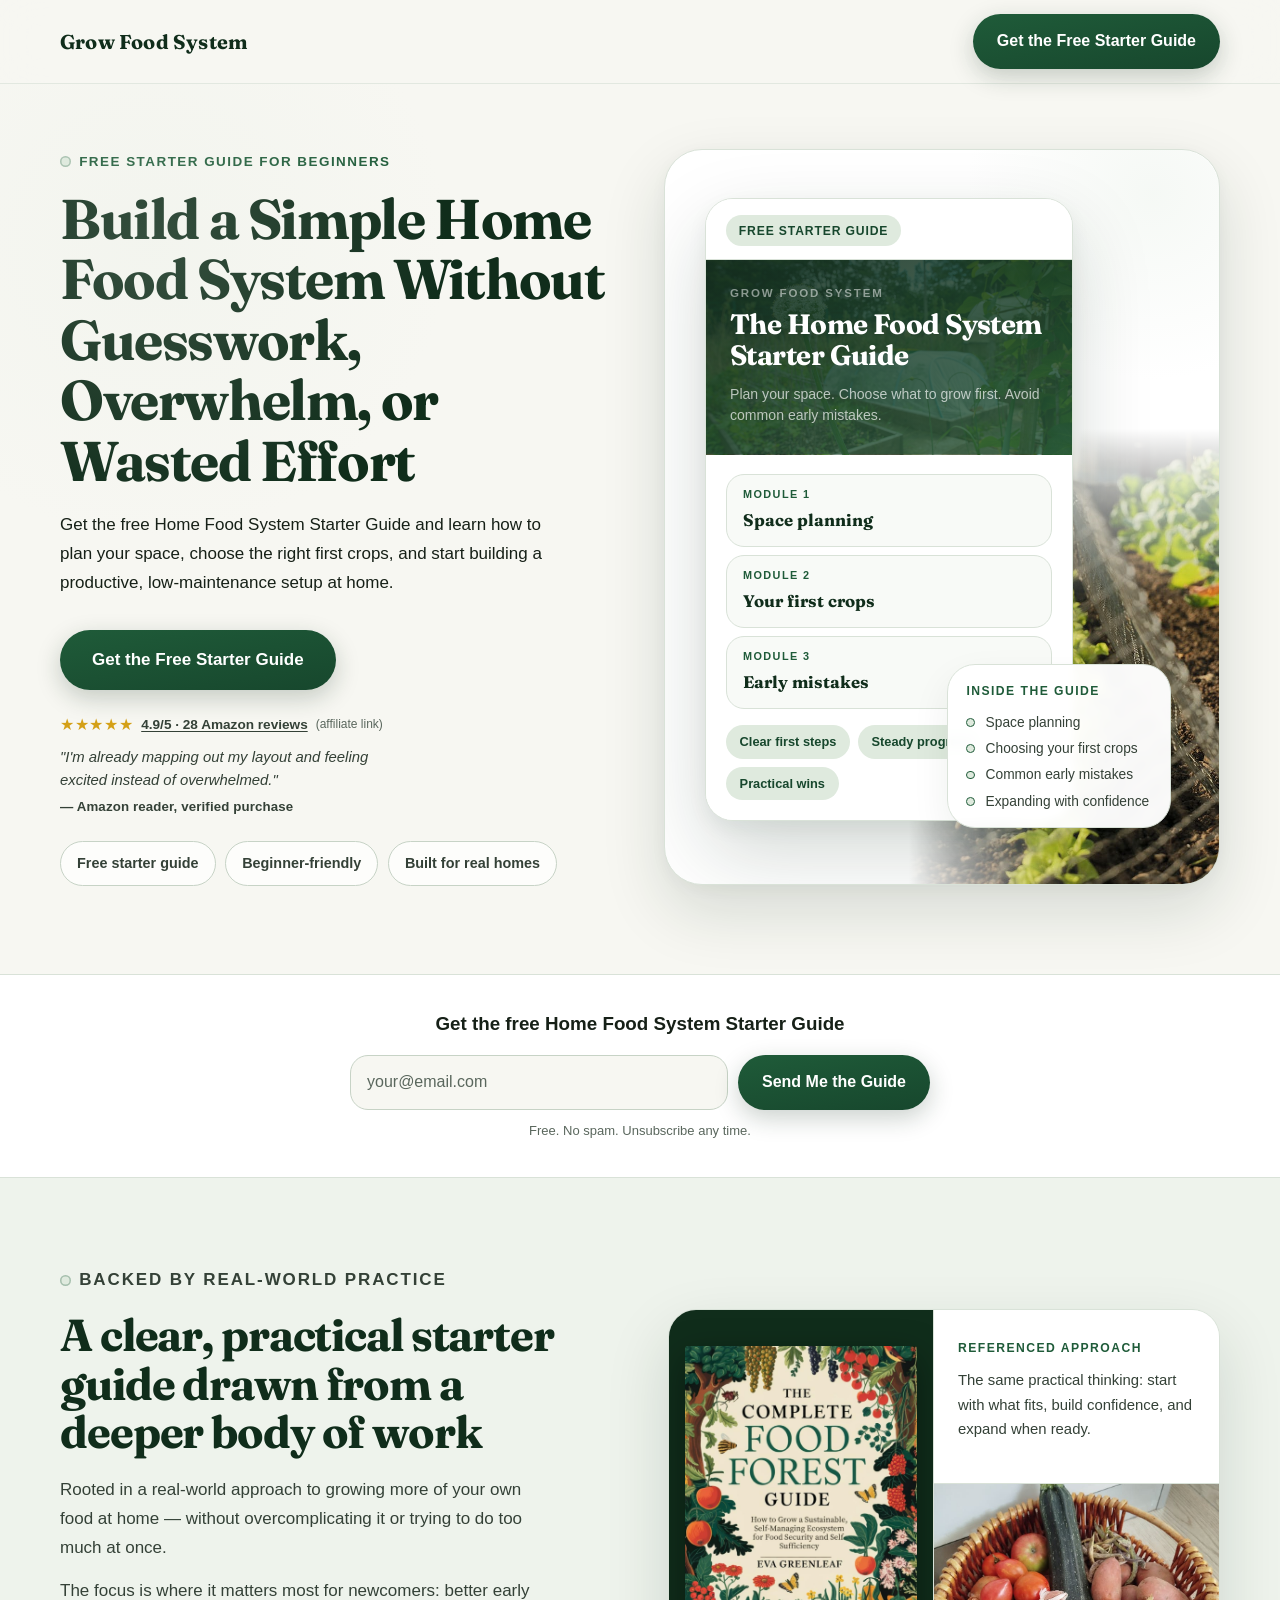
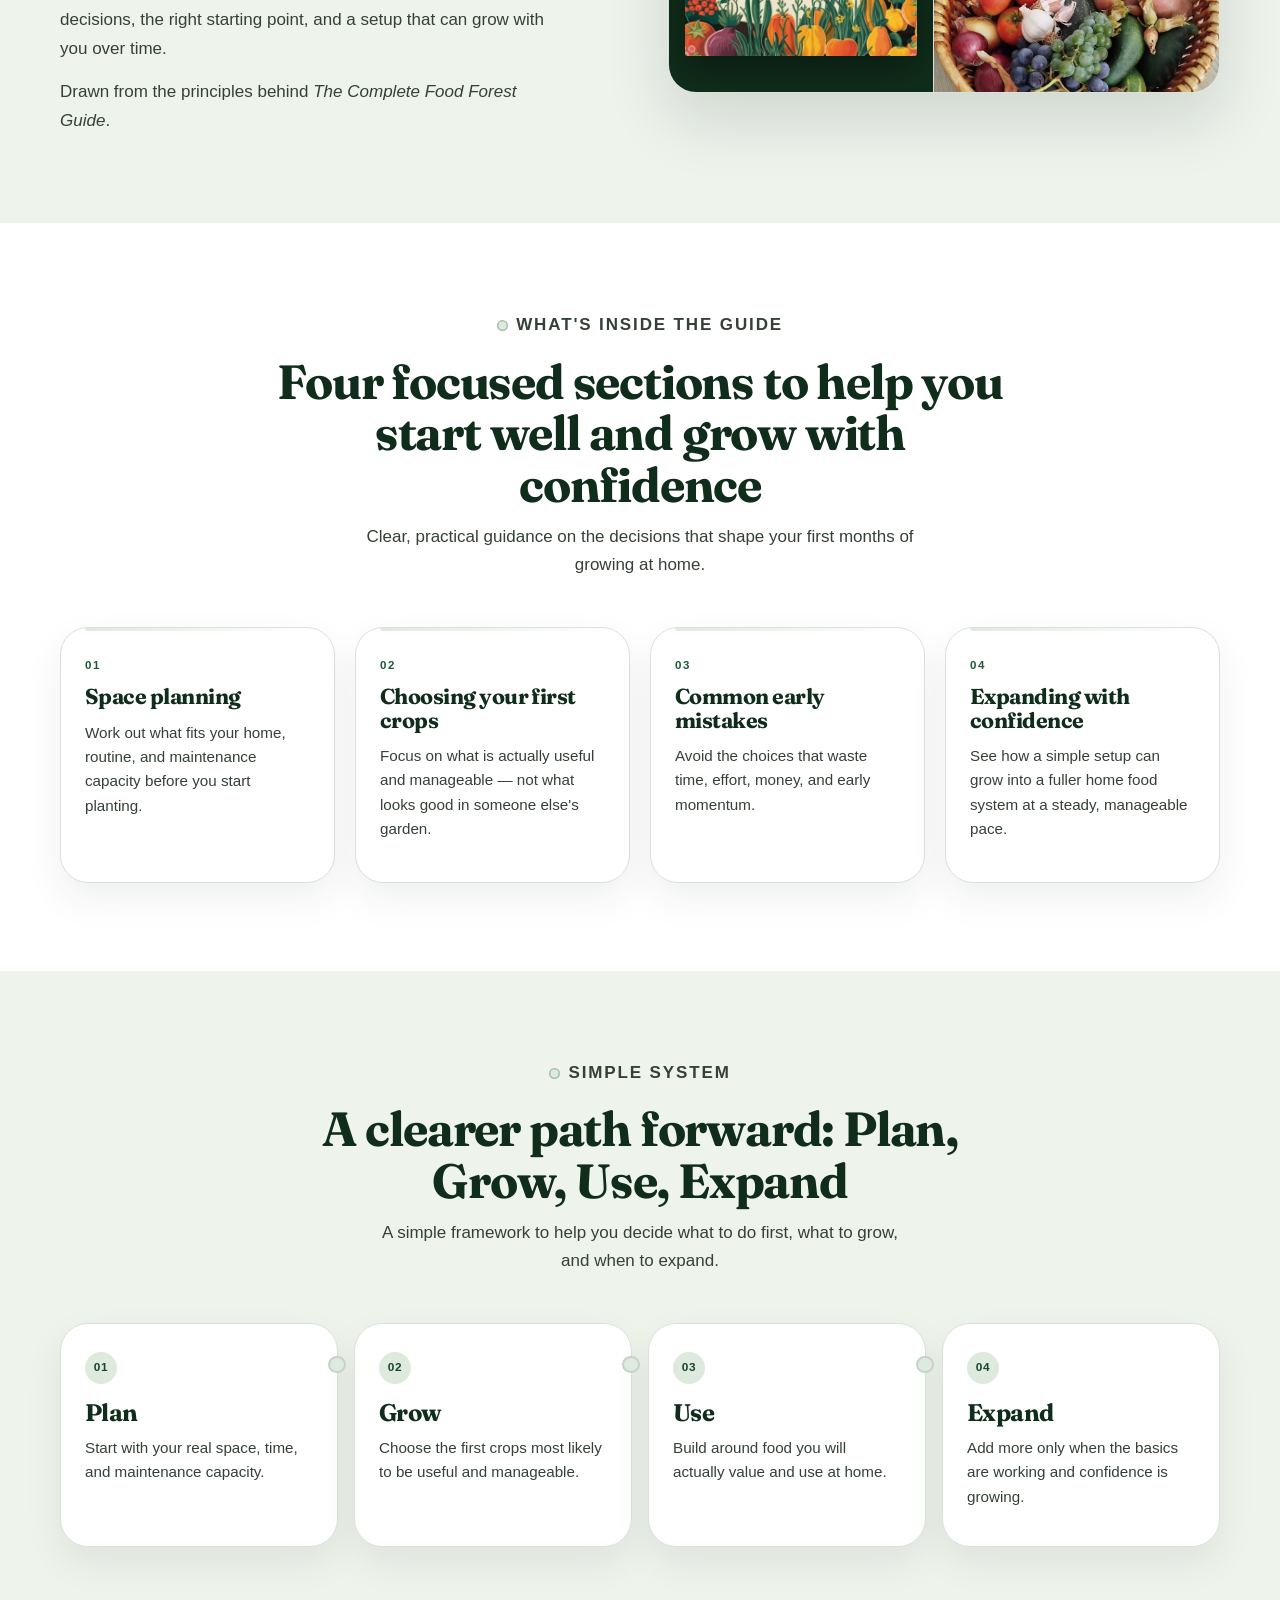
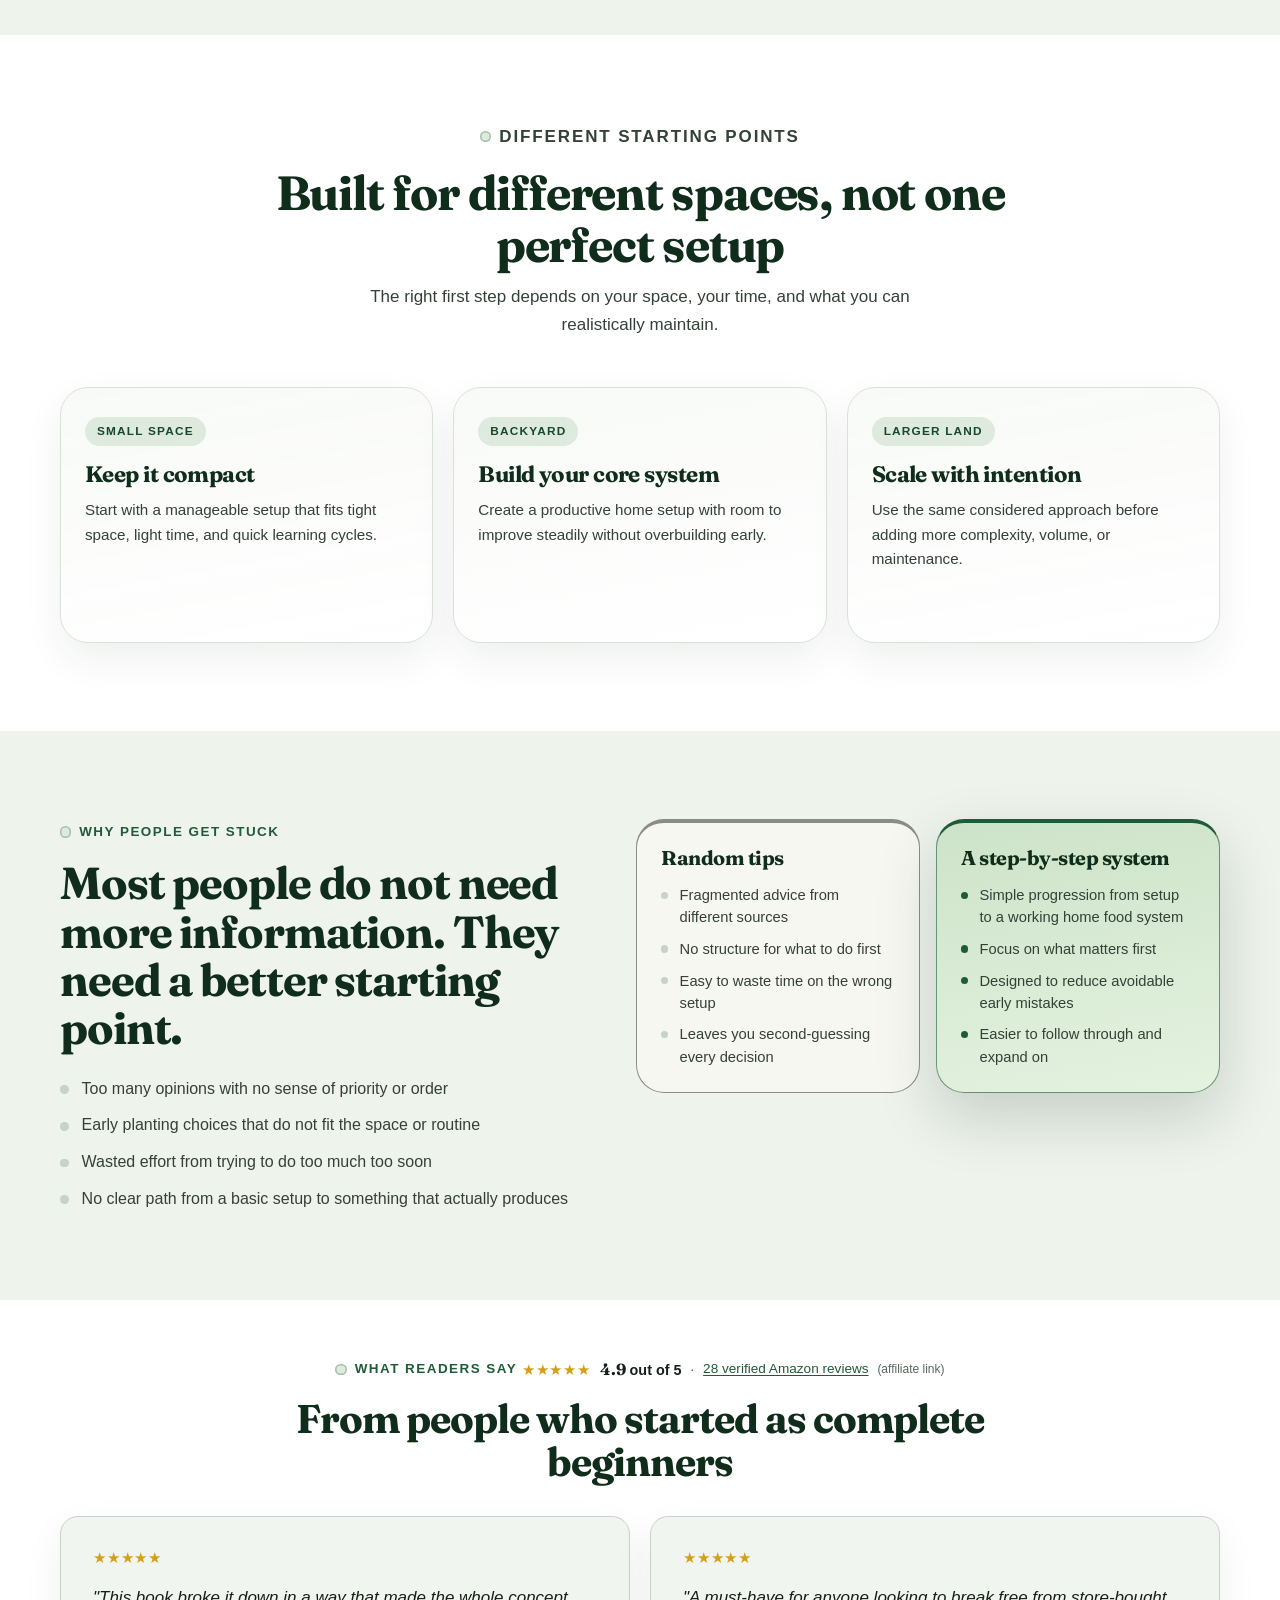
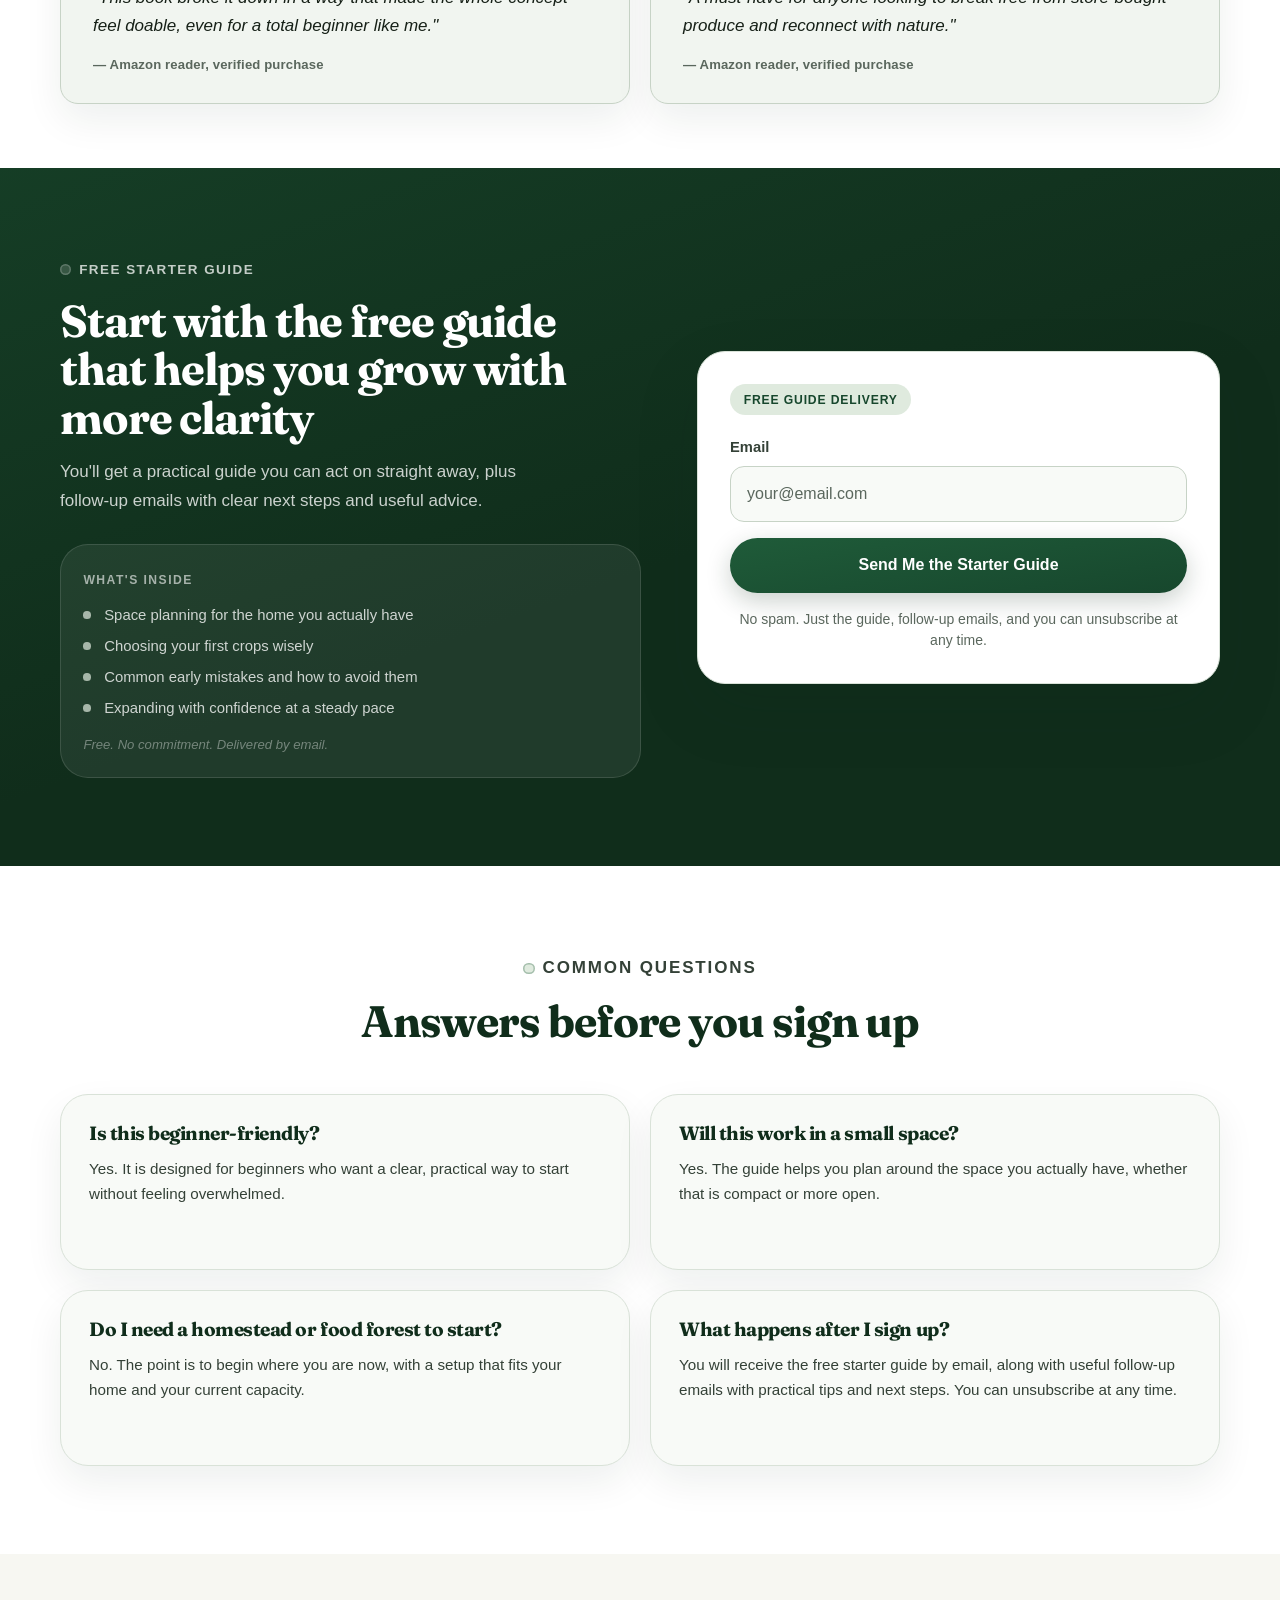
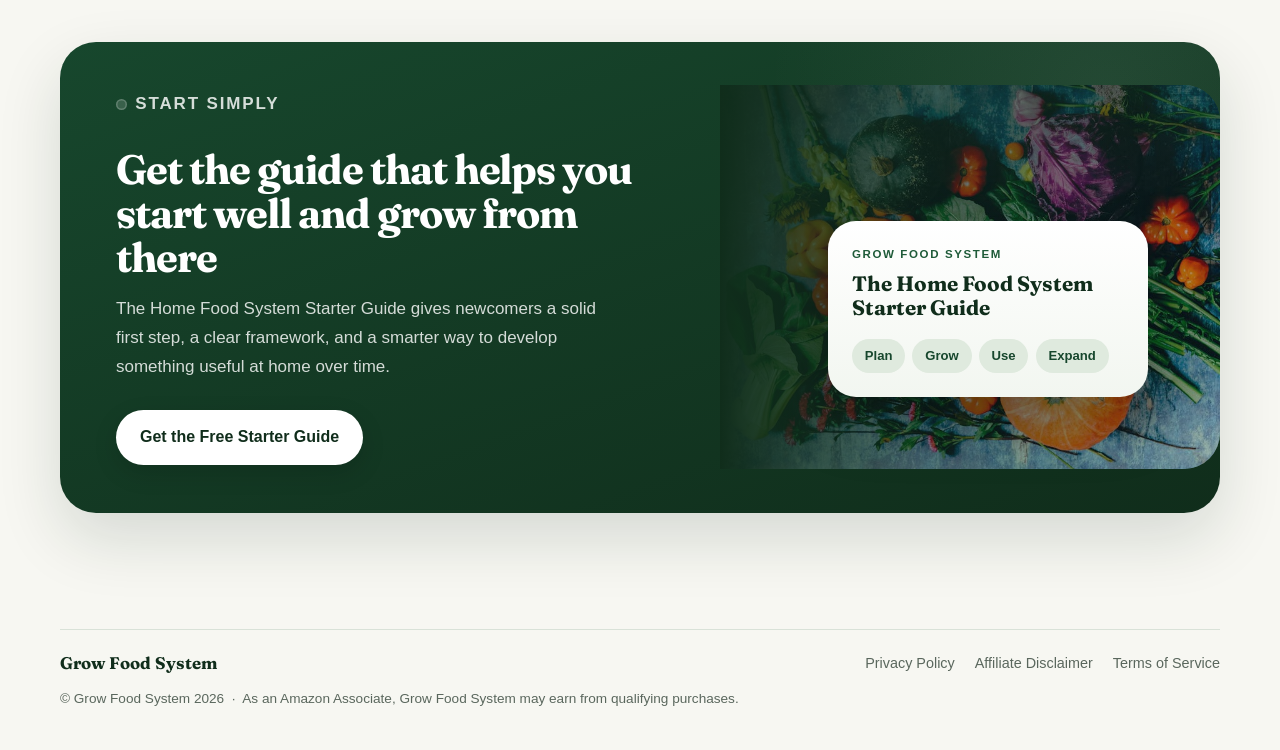
<file: index.html>
<!doctype html>
<html lang="en">
  <head>
    <meta charset="utf-8">
    <!-- Google tag (gtag.js) -->
    <script async src="https://www.googletagmanager.com/gtag/js?id=G-9QT6NR4CEK"></script>
    <script>
      window.dataLayer = window.dataLayer || [];
      function gtag(){dataLayer.push(arguments);}
      gtag('js', new Date());
      gtag('config', 'G-9QT6NR4CEK');
      gtag('config', 'AW-18057221634');
    </script>
    <meta name="viewport" content="width=device-width, initial-scale=1">
    <meta name="color-scheme" content="only light">
    <title>Grow Food System | The Home Food System Starter Guide</title>
    <meta name="description" content="A free starter guide for beginner home growers. Plan your space, choose the right first crops, and build a simple home food system that fits your real life.">
    <meta property="og:title" content="Grow Food System | The Home Food System Starter Guide">
    <meta property="og:description" content="Not sure where to start with growing your own food? The free Home Food System Starter Guide gives you a clear, practical path — from space planning to your first crops and beyond.">
    <meta property="og:type" content="website">
    <meta property="og:url" content="https://growfoodsystem.com/">
    <meta property="og:image" content="https://growfoodsystem.com/assets/og-image.jpg">
    <link rel="canonical" href="https://growfoodsystem.com/">
    <link rel="preconnect" href="https://fonts.googleapis.com">
    <link rel="preconnect" href="https://fonts.gstatic.com" crossorigin>
    <link href="https://fonts.googleapis.com/css2?family=Fraunces:ital,opsz,wght@0,9..144,400;0,9..144,700;1,9..144,400;1,9..144,700&display=swap" rel="stylesheet">

    <link
      rel="icon"
      type="image/svg+xml"
      href="data:image/svg+xml,%3Csvg xmlns='http://www.w3.org/2000/svg' viewBox='0 0 64 64'%3E%3Crect width='64' height='64' rx='16' fill='%231f5b39'/%3E%3Cpath d='M19 39c0-12.8 12.1-20.2 26-21-1.4 10.5-8.3 24-26 21Z' fill='%23dfeade'/%3E%3Cpath d='M24 39c3.3-8.4 9.9-14.5 19.6-18.2' stroke='%23f7f7f2' stroke-width='3.2' stroke-linecap='round'/%3E%3C/svg%3E"
    >
    <link rel="apple-touch-icon" href="/assets/apple-touch-icon.png">
    <link rel="stylesheet" href="styles.css?v=25">
    <script src="script.js?v=4" defer></script>
  </head>
  <body>
    <div class="page" id="top">

      <header class="site-header">
        <div class="container site-header__inner">
          <a class="site-brand" href="#top" aria-label="Grow Food System home">Grow Food System</a>
          <a class="btn btn--solid" href="#quick-optin" data-cta-location="nav">Get the Free Starter Guide</a>
        </div>
      </header>

      <main>

        <!-- ─── HERO ─── -->
        <section class="hero-section" aria-labelledby="hero-h1">
          <div class="container hero-grid">

            <div class="hero-copy">
              <p class="eyebrow">Free starter guide for beginners</p>
              <h1 id="hero-h1">Build a Simple Home Food System Without Guesswork, Overwhelm, or Wasted Effort</h1>
              <p class="hero-lead">
                Get the free Home Food System Starter Guide and learn how to plan your space, choose the
                right first crops, and start building a productive, low-maintenance setup at home.
              </p>
              <div class="hero-actions">
                <a class="btn btn--solid btn--lg" href="#quick-optin" data-cta-location="hero">Get the Free Starter Guide</a>
              </div>

              <div class="hero-social-proof">
                <span class="hero-stars" aria-label="4.9 out of 5 stars">★★★★★</span>
                <a class="hero-rating-text" href="https://growfoodsystem.com/go/complete-food-forest-guide" target="_blank" rel="noopener sponsored">4.9/5 &middot; 28 Amazon reviews</a>
                <span class="affiliate-note">(affiliate link)</span>
              </div>
              <blockquote class="hero-quote">
                "I'm already mapping out my layout and feeling excited instead of overwhelmed."
                <cite>— Amazon reader, verified purchase</cite>
              </blockquote>

              <ul class="chip-row" aria-label="Guide highlights">
                <li>Free starter guide</li>
                <li>Beginner-friendly</li>
                <li>Built for real homes</li>
              </ul>
            </div>

            <div class="hero-stage" aria-label="Guide preview">

              <figure class="hero-photo" aria-hidden="true">
                <img
                  src="assets/hero-bg.jpg"
                  alt=""
                  loading="eager"
                  width="600"
                  height="800"
                >
              </figure>

              <div class="guide-mockup" aria-label="Home Food System Starter Guide">
                <div class="guide-mockup__top">
                  <span class="badge">Free starter guide</span>
                </div>
                <div class="guide-mockup__cover">
                  <p class="guide-mockup__brand">Grow Food System</p>
                  <h2 class="guide-mockup__title">The Home Food System Starter Guide</h2>
                  <p class="guide-mockup__sub">Plan your space. Choose what to grow first. Avoid common early mistakes.</p>
                </div>
                <div class="guide-mockup__body">
                  <div class="guide-modules" aria-label="Guide modules">
                    <div class="guide-module">
                      <span>Module 1</span>
                      <strong>Space planning</strong>
                    </div>
                    <div class="guide-module">
                      <span>Module 2</span>
                      <strong>Your first crops</strong>
                    </div>
                    <div class="guide-module">
                      <span>Module 3</span>
                      <strong>Early mistakes</strong>
                    </div>
                    <div class="guide-module guide-module--desktop-hidden">
                      <span>Module 4</span>
                      <strong>Expanding with confidence</strong>
                    </div>
                  </div>
                  <ul class="outcome-chips" aria-label="Guide outcomes">
                    <li>Clear first steps</li>
                    <li>Steady progress</li>
                    <li>Practical wins</li>
                  </ul>
                </div>
              </div>

              <div class="mini-card mini-card--checklist" aria-label="What's inside the guide">
                <span class="label-tag">Inside the guide</span>
                <ul class="check-list">
                  <li>Space planning</li>
                  <li>Choosing your first crops</li>
                  <li>Common early mistakes</li>
                  <li>Expanding with confidence</li>
                </ul>
              </div>

            </div>
          </div>
        </section>

        <!-- ─── QUICK OPT-IN ─── -->
        <section class="quick-optin-section" id="quick-optin" aria-label="Get the free starter guide">
          <div class="container">
            <div class="quick-optin-inner">
              <p class="quick-optin-headline">Get the free Home Food System Starter Guide</p>
              <form
                id="quick-optin-form"
                class="quick-optin-form"
                action="https://assets.mailerlite.com/jsonp/2230237/forms/183283299944236518/subscribe"
                method="post"
                novalidate
              >
                <div class="quick-optin-row">
                  <input id="quick-email" name="fields[email]" type="email" autocomplete="email" placeholder="your@email.com" required aria-label="Email address">
                  <button class="btn btn--solid" type="submit">Send Me the Guide</button>
                </div>
                <input type="hidden" name="ml-submit" value="1">
                <input type="hidden" name="anticsrf" value="true">
                <input type="hidden" name="fields[utm_source]" id="h-utm-source">
                <input type="hidden" name="fields[utm_medium]" id="h-utm-medium">
                <input type="hidden" name="fields[utm_campaign]" id="h-utm-campaign">
                <input type="hidden" name="fields[utm_term]" id="h-utm-term">
                <input type="hidden" name="fields[landing_page]" id="h-landing-page">
                <input type="hidden" name="fields[funnel]" id="h-funnel" value="grow-food-system">
                <input type="hidden" name="fields[gclid]" id="h-gclid">
                <p class="quick-optin-note">Free. No spam. Unsubscribe any time.</p>
                <p class="quick-optin-success" id="quick-optin-success" role="status" aria-live="polite" hidden>
                  Check your email — the guide is on its way.
                </p>
              </form>
            </div>
          </div>
        </section>

        <!-- ─── CREDIBILITY ─── -->
        <section class="section bg-soft credibility-section" aria-labelledby="cred-title">
          <div class="container cred-grid">

            <div class="cred-copy">
              <p class="eyebrow">Backed by real-world practice</p>
              <h2 id="cred-title">A clear, practical starter guide drawn from a deeper body of work</h2>
              <p>
                Rooted in a real-world approach to growing more of your own food at home — without
                overcomplicating it or trying to do too much at once.
              </p>
              <p>
                The focus is where it matters most for newcomers: better early decisions, the right
                starting point, and a setup that can grow with you over time.
              </p>
              <p class="cred-source">Drawn from the principles behind <cite>The Complete Food Forest Guide</cite>.</p>
            </div>

            <div class="cred-card" aria-label="The Complete Food Forest Guide">
              <figure class="cred-card__cover">
                <img
                  src="assets/complete-food-forest-guide.jpg"
                  alt="The Complete Food Forest Guide — book cover"
                  loading="lazy"
                >
              </figure>
              <div class="cred-card__aside">
                <div class="cred-card__note">
                  <span class="label-tag">Referenced approach</span>
                  <p>The same practical thinking: start with what fits, build confidence, and expand when ready.</p>
                </div>
                <figure class="cred-card__photo">
                  <img
                    src="assets/cred-photo.jpg"
                    alt="A basket of freshly harvested home-grown vegetables"
                    loading="lazy"
                    width="800"
                    height="1000"
                  >
                </figure>
              </div>
            </div>

          </div>
        </section>

        <!-- ─── INSIDE THE GUIDE ─── -->
        <section class="section inside-section" aria-labelledby="inside-title">
          <div class="container">
            <div class="section-head center">
              <p class="eyebrow">What's inside the guide</p>
              <h2 id="inside-title">Four focused sections to help you start well and grow with confidence</h2>
              <p>
                Clear, practical guidance on the decisions that shape your first months of growing at home.
              </p>
            </div>
            <div class="preview-grid">
              <article class="preview-card">
                <span class="preview-num">01</span>
                <h3>Space planning</h3>
                <p>Work out what fits your home, routine, and maintenance capacity before you start planting.</p>
              </article>
              <article class="preview-card">
                <span class="preview-num">02</span>
                <h3>Choosing your first crops</h3>
                <p>Focus on what is actually useful and manageable — not what looks good in someone else's garden.</p>
              </article>
              <article class="preview-card">
                <span class="preview-num">03</span>
                <h3>Common early mistakes</h3>
                <p>Avoid the choices that waste time, effort, money, and early momentum.</p>
              </article>
              <article class="preview-card">
                <span class="preview-num">04</span>
                <h3>Expanding with confidence</h3>
                <p>See how a simple setup can grow into a fuller home food system at a steady, manageable pace.</p>
              </article>
            </div>
          </div>
        </section>

        <!-- ─── SYSTEM ─── -->
        <section class="section bg-soft system-section" aria-labelledby="system-title">
          <div class="container">
            <div class="section-head center">
              <p class="eyebrow">Simple system</p>
              <h2 id="system-title">A clearer path forward: Plan, Grow, Use, Expand</h2>
              <p>
                A simple framework to help you decide what to do first, what to grow, and when to expand.
              </p>
            </div>
            <div class="step-rail" aria-label="Plan Grow Use Expand framework">
              <article class="step-card">
                <div class="step-card__num" aria-hidden="true">01</div>
                <h3>Plan</h3>
                <p>Start with your real space, time, and maintenance capacity.</p>
              </article>
              <article class="step-card">
                <div class="step-card__num" aria-hidden="true">02</div>
                <h3>Grow</h3>
                <p>Choose the first crops most likely to be useful and manageable.</p>
              </article>
              <article class="step-card">
                <div class="step-card__num" aria-hidden="true">03</div>
                <h3>Use</h3>
                <p>Build around food you will actually value and use at home.</p>
              </article>
              <article class="step-card">
                <div class="step-card__num" aria-hidden="true">04</div>
                <h3>Expand</h3>
                <p>Add more only when the basics are working and confidence is growing.</p>
              </article>
            </div>
          </div>
        </section>

        <!-- ─── SPACES ─── -->
        <section class="section spaces-section" aria-labelledby="spaces-title">
          <div class="container">
            <div class="section-head center">
              <p class="eyebrow">Different starting points</p>
              <h2 id="spaces-title">Built for different spaces, not one perfect setup</h2>
              <p>
                The right first step depends on your space, your time, and what you can realistically maintain.
              </p>
            </div>
            <div class="spaces-grid">
              <article class="space-card">
                <span class="space-tag">Small space</span>
                <h3>Keep it compact</h3>
                <p>Start with a manageable setup that fits tight space, light time, and quick learning cycles.</p>
              </article>
              <article class="space-card">
                <span class="space-tag">Backyard</span>
                <h3>Build your core system</h3>
                <p>Create a productive home setup with room to improve steadily without overbuilding early.</p>
              </article>
              <article class="space-card">
                <span class="space-tag">Larger land</span>
                <h3>Scale with intention</h3>
                <p>Use the same considered approach before adding more complexity, volume, or maintenance.</p>
              </article>
            </div>
          </div>
        </section>

        <!-- ─── CONTRAST ─── -->
        <section class="section contrast-section" aria-labelledby="contrast-title">
          <div class="container contrast-grid">
            <div class="contrast-copy">
              <p class="eyebrow">Why people get stuck</p>
              <h2 id="contrast-title">Most people do not need more information. They need a better starting point.</h2>
              <ul class="frustration-list">
                <li>Too many opinions with no sense of priority or order</li>
                <li>Early planting choices that do not fit the space or routine</li>
                <li>Wasted effort from trying to do too much too soon</li>
                <li>No clear path from a basic setup to something that actually produces</li>
              </ul>
            </div>
            <div class="contrast-cards">
              <article class="contrast-card dim-card">
                <h3>Random tips</h3>
                <ul class="contrast-list">
                  <li>Fragmented advice from different sources</li>
                  <li>No structure for what to do first</li>
                  <li>Easy to waste time on the wrong setup</li>
                  <li>Leaves you second-guessing every decision</li>
                </ul>
              </article>
              <article class="contrast-card lit-card">
                <h3>A step-by-step system</h3>
                <ul class="contrast-list">
                  <li>Simple progression from setup to a working home food system</li>
                  <li>Focus on what matters first</li>
                  <li>Designed to reduce avoidable early mistakes</li>
                  <li>Easier to follow through and expand on</li>
                </ul>
              </article>
            </div>
          </div>
        </section>

        <!-- ─── REVIEWS ─── -->
        <section class="section bg-soft reviews-section" aria-labelledby="reviews-title">
          <div class="container">
            <div class="reviews-header">
              <p class="eyebrow">What readers say</p>
              <div class="reviews-rating-line">
                <span class="reviews-rating-stars" aria-label="4.9 out of 5 stars">★★★★★</span>
                <span class="reviews-rating-score"><strong>4.9</strong> out of 5</span>
                <span class="reviews-rating-sep" aria-hidden="true">·</span>
                <a class="reviews-rating-link" href="https://growfoodsystem.com/go/complete-food-forest-guide" target="_blank" rel="noopener sponsored">28 verified Amazon reviews</a>
                <span class="affiliate-note">(affiliate link)</span>
              </div>
              <h2 id="reviews-title">From people who started as complete beginners</h2>
            </div>
            <div class="reviews-grid">
              <article class="review-card">
                <div class="review-stars" aria-label="5 out of 5 stars">★★★★★</div>
                <blockquote class="review-quote">
                  "This book broke it down in a way that made the whole concept feel doable, even for a total beginner like me."
                </blockquote>
                <cite class="review-cite">— Amazon reader, verified purchase</cite>
              </article>
              <article class="review-card">
                <div class="review-stars" aria-label="5 out of 5 stars">★★★★★</div>
                <blockquote class="review-quote">
                  "A must-have for anyone looking to break free from store-bought produce and reconnect with nature."
                </blockquote>
                <cite class="review-cite">— Amazon reader, verified purchase</cite>
              </article>
            </div>
          </div>
        </section>

        <!-- ─── SIGNUP ─── -->
        <section class="section signup-section" id="signup" aria-labelledby="signup-title">
          <div class="container signup-grid">

            <div class="signup-copy">
              <p class="eyebrow eyebrow--inv">Free starter guide</p>
              <h2 id="signup-title">Start with the free guide that helps you grow with more clarity</h2>
              <p class="signup-lead">
                You'll get a practical guide you can act on straight away, plus follow-up
                emails with clear next steps and useful advice.
              </p>
              <div class="signup-guide-panel">
                <span class="label-tag label-tag--inv">What's inside</span>
                <ul class="signup-checklist">
                  <li>Space planning for the home you actually have</li>
                  <li>Choosing your first crops wisely</li>
                  <li>Common early mistakes and how to avoid them</li>
                  <li>Expanding with confidence at a steady pace</li>
                </ul>
                <p class="signup-guide-note">Free. No commitment. Delivered by email.</p>
              </div>
            </div>

            <div class="signup-card">
              <p class="signup-card__label">Free guide delivery</p>
              <form
                id="signup-form"
                class="signup-form"
                action="https://assets.mailerlite.com/jsonp/2230237/forms/183283299944236518/subscribe"
                method="post"
                novalidate
              >
                <div class="field">
                  <label for="email">Email</label>
                  <input id="email" name="fields[email]" type="email" autocomplete="email" placeholder="your@email.com" required>
                </div>
                <input type="hidden" name="ml-submit" value="1">
                <input type="hidden" name="anticsrf" value="true">
                <input type="hidden" name="fields[utm_source]" id="f-utm-source">
                <input type="hidden" name="fields[utm_medium]" id="f-utm-medium">
                <input type="hidden" name="fields[utm_campaign]" id="f-utm-campaign">
                <input type="hidden" name="fields[utm_term]" id="f-utm-term">
                <input type="hidden" name="fields[landing_page]" id="f-landing-page">
                <input type="hidden" name="fields[funnel]" id="f-funnel" value="grow-food-system">
                <input type="hidden" name="fields[gclid]" id="f-gclid">
                <button class="btn btn--solid btn--full" type="submit">Send Me the Starter Guide</button>
                <p class="form-note">No spam. Just the guide, follow-up emails, and you can unsubscribe at any time.</p>
                <p class="form-success" id="form-success" role="status" aria-live="polite" hidden>
                  Check your email — the guide is on its way.
                </p>
              </form>
            </div>

          </div>
        </section>

        <!-- ─── FAQ ─── -->
        <section class="section faq-section" aria-labelledby="faq-title">
          <div class="container">
            <div class="section-head center">
              <p class="eyebrow">Common questions</p>
              <h2 id="faq-title">Answers before you sign up</h2>
            </div>
            <div class="faq-grid">
              <article class="faq-card">
                <h3>Is this beginner-friendly?</h3>
                <p>Yes. It is designed for beginners who want a clear, practical way to start without feeling overwhelmed.</p>
              </article>
              <article class="faq-card">
                <h3>Will this work in a small space?</h3>
                <p>Yes. The guide helps you plan around the space you actually have, whether that is compact or more open.</p>
              </article>
              <article class="faq-card">
                <h3>Do I need a homestead or food forest to start?</h3>
                <p>No. The point is to begin where you are now, with a setup that fits your home and your current capacity.</p>
              </article>
              <article class="faq-card">
                <h3>What happens after I sign up?</h3>
                <p>You will receive the free starter guide by email, along with useful follow-up emails with practical tips and next steps. You can unsubscribe at any time.</p>
              </article>
            </div>
          </div>
        </section>

        <!-- ─── FINAL CTA ─── -->
        <section class="section final-section" aria-labelledby="final-title">
          <div class="container">
            <div class="final-block">
              <div class="final-copy">
                <p class="eyebrow eyebrow--inv">Start simply</p>
                <h2 id="final-title">Get the guide that helps you start well and grow from there</h2>
                <p>
                  The Home Food System Starter Guide gives newcomers a solid first step, a clear
                  framework, and a smarter way to develop something useful at home over time.
                </p>
                <a class="btn btn--white" href="#signup-form" data-cta-location="final">Get the Free Starter Guide</a>
              </div>
              <div class="final-visual" aria-hidden="true">
                <figure class="final-photo">
                  <img
                    src="assets/final-cta.jpg"
                    alt=""
                    loading="eager"
                    width="800"
                    height="640"
                  >
                </figure>
                <div class="guide-tile">
                  <p class="guide-tile__brand">Grow Food System</p>
                  <p class="guide-tile__title">The Home Food System Starter Guide</p>
                  <ul class="guide-tile__steps">
                    <li>Plan</li>
                    <li>Grow</li>
                    <li>Use</li>
                    <li>Expand</li>
                  </ul>
                </div>
              </div>
            </div>
          </div>
        </section>

      </main>

      <footer class="site-footer">
        <div class="container footer-inner">
          <p class="footer-brand">Grow Food System</p>
          <nav class="footer-nav" aria-label="Footer navigation">
            <a href="/privacy-policy.html">Privacy Policy</a>
            <a href="/affiliate-disclaimer.html">Affiliate Disclaimer</a>
            <a href="/terms.html">Terms of Service</a>
          </nav>
          <p class="footer-legal">&copy; Grow Food System 2026 &nbsp;&middot;&nbsp; As an Amazon Associate, Grow Food System may earn from qualifying purchases.</p>
        </div>
      </footer>

    </div>
    <script>
      fetch("https://assets.mailerlite.com/jsonp/2230237/forms/183283299944236518/takel");
    </script>
  </body>
</html>
</file>
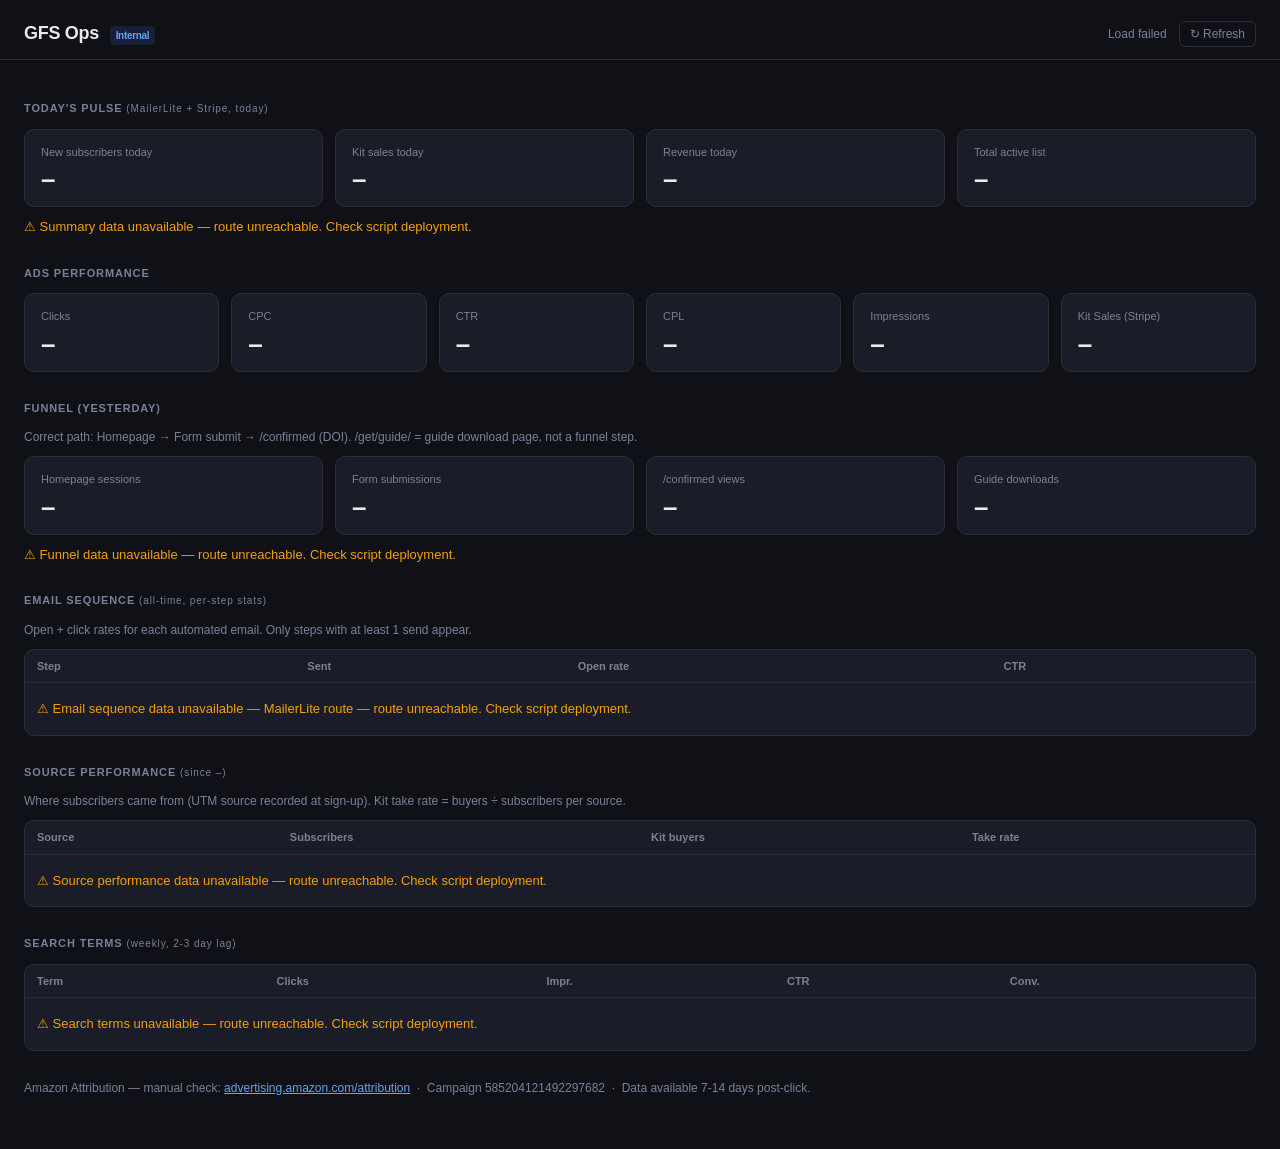
<file: ops-37370d34/index.html>
<!DOCTYPE html>
<html lang="en">
<head>
<meta charset="UTF-8">
<meta name="viewport" content="width=device-width, initial-scale=1.0">
<meta name="robots" content="noindex, nofollow">
<title>GFS Ops</title>
<style>
  *, *::before, *::after { box-sizing: border-box; margin: 0; padding: 0; }
  :root {
    --bg: #0f1117;
    --card: #1a1d27;
    --border: #2a2d3a;
    --text: #e8eaf0;
    --muted: #7b8099;
    --green: #22c55e;
    --amber: #f59e0b;
    --red: #ef4444;
    --blue: #60a5fa;
    --accent: #4f6ef7;
  }
  body { background: var(--bg); color: var(--text); font-family: -apple-system, BlinkMacSystemFont, "Segoe UI", sans-serif; font-size: 14px; line-height: 1.5; }
  header { padding: 20px 24px 12px; border-bottom: 1px solid var(--border); display: flex; align-items: center; justify-content: space-between; }
  header h1 { font-size: 18px; font-weight: 600; letter-spacing: -0.3px; }
  header span { font-size: 12px; color: var(--muted); }
  #last-sync { font-size: 12px; color: var(--muted); }
  main { padding: 20px 24px; max-width: 1400px; margin: 0 auto; }
  section { margin-bottom: 28px; }
  section h2 { font-size: 11px; font-weight: 600; letter-spacing: 0.08em; text-transform: uppercase; color: var(--muted); margin-bottom: 12px; }
  .cards { display: grid; gap: 12px; }
  .cards-6 { grid-template-columns: repeat(6, 1fr); }
  .cards-5 { grid-template-columns: repeat(5, 1fr); }
  .cards-4 { grid-template-columns: repeat(4, 1fr); }
  .cards-3 { grid-template-columns: repeat(3, 1fr); }
  .cards-auto { grid-template-columns: repeat(auto-fill, minmax(160px, 1fr)); }
  .card { background: var(--card); border: 1px solid var(--border); border-radius: 10px; padding: 14px 16px; }
  .card-label { font-size: 11px; color: var(--muted); margin-bottom: 6px; white-space: nowrap; overflow: hidden; text-overflow: ellipsis; }
  .card-value { font-size: 26px; font-weight: 700; letter-spacing: -0.5px; line-height: 1; }
  .card-sub { font-size: 12px; color: var(--muted); margin-top: 5px; }
  .card-flag { font-size: 11px; font-weight: 600; margin-top: 6px; }
  .flag-ok { color: var(--green); }
  .flag-high { color: var(--red); }
  .flag-amber { color: var(--amber); }
  .flag-low { color: var(--green); }
  #warnings { margin-bottom: 20px; }
  .warning { background: rgba(245,158,11,0.1); border: 1px solid rgba(245,158,11,0.3); border-radius: 8px; padding: 10px 14px; font-size: 13px; color: var(--amber); margin-bottom: 8px; }
  table { width: 100%; border-collapse: collapse; font-size: 13px; }
  th { text-align: left; padding: 8px 12px; font-size: 11px; font-weight: 600; color: var(--muted); border-bottom: 1px solid var(--border); }
  td { padding: 9px 12px; border-bottom: 1px solid var(--border); }
  tr:last-child td { border-bottom: none; }
  .tbl-wrap { background: var(--card); border: 1px solid var(--border); border-radius: 10px; overflow: hidden; }
  .dot { display: inline-block; width: 8px; height: 8px; border-radius: 50%; margin-right: 6px; }
  .dot-green { background: var(--green); }
  .dot-amber { background: var(--amber); }
  .dot-red { background: var(--red); }
  .loading { color: var(--muted); font-size: 13px; padding: 20px 0; }
  .pct-bar { height: 4px; background: var(--border); border-radius: 2px; margin-top: 8px; overflow: hidden; }
  .pct-fill { height: 100%; background: var(--accent); border-radius: 2px; transition: width 0.4s; }
  @media (max-width: 900px) {
    .cards-6 { grid-template-columns: repeat(3, 1fr); }
    .cards-5 { grid-template-columns: repeat(3, 1fr); }
    .cards-4 { grid-template-columns: repeat(2, 1fr); }
    .cards-3 { grid-template-columns: repeat(2, 1fr); }
  }
  @media (max-width: 580px) {
    .cards-6, .cards-5, .cards-4, .cards-3 { grid-template-columns: repeat(2, 1fr); }
    main { padding: 16px; }
  }
  .refresh-btn { background: none; border: 1px solid var(--border); color: var(--muted); font-size: 12px; padding: 5px 10px; border-radius: 6px; cursor: pointer; }
  .refresh-btn:hover { color: var(--text); border-color: var(--muted); }
  .na { color: var(--muted); }
  .tag { display: inline-block; font-size: 10px; font-weight: 600; padding: 2px 6px; border-radius: 4px; background: rgba(79,110,247,0.15); color: var(--blue); margin-left: 6px; }
  /* 3-state section indicators */
  .section-error { display: none; font-size: 13px; margin-top: 10px; }
  .section-error.error { color: var(--amber); }
  .section-error.empty { color: var(--muted); }
</style>
</head>
<body>

<header>
  <h1>GFS Ops <span class="tag">Internal</span></h1>
  <div style="display:flex;align-items:center;gap:12px;">
    <span id="last-sync">Loading…</span>
    <button class="refresh-btn" onclick="loadAll()">↻ Refresh</button>
  </div>
</header>

<main>

  <div id="warnings"></div>

  <!-- Today's Pulse -->
  <section>
    <h2>Today's Pulse <span style="font-size:10px;color:var(--muted);font-weight:400;text-transform:none;">(MailerLite + Stripe, today)</span></h2>
    <div class="cards cards-4" id="cards-summary">
      <div class="card"><div class="card-label">New subscribers today</div><div class="card-value loading">–</div></div>
      <div class="card"><div class="card-label">Kit sales today</div><div class="card-value loading">–</div></div>
      <div class="card"><div class="card-label">Revenue today</div><div class="card-value loading">–</div></div>
      <div class="card"><div class="card-label">Total active list</div><div class="card-value loading">–</div></div>
    </div>
    <div class="section-error" id="summary-error"></div>
  </section>

  <!-- Ads Performance -->
  <section>
    <h2>Ads Performance <span id="ads-data-meta" style="font-size:10px;color:var(--muted);font-weight:400;text-transform:none;margin-left:6px;"></span></h2>
    <div id="ads-stale-warning"></div>
    <div class="cards cards-6" id="cards-ads">
      <div class="card"><div class="card-label">Clicks</div><div class="card-value loading">–</div></div>
      <div class="card"><div class="card-label">CPC</div><div class="card-value loading">–</div></div>
      <div class="card"><div class="card-label">CTR</div><div class="card-value loading">–</div></div>
      <div class="card"><div class="card-label">CPL</div><div class="card-value loading">–</div></div>
      <div class="card"><div class="card-label">Impressions</div><div class="card-value loading">–</div></div>
      <div class="card"><div class="card-label">Kit Sales (Stripe)</div><div class="card-value loading">–</div></div>
    </div>
  </section>

  <!-- Funnel -->
  <section>
    <h2>Funnel (yesterday)</h2>
    <p style="font-size:12px;color:var(--muted);margin:0 0 10px;">Correct path: Homepage → Form submit → /confirmed (DOI). /get/guide/ = guide download page, not a funnel step.</p>
    <div class="cards cards-4" id="cards-funnel">
      <div class="card"><div class="card-label">Homepage sessions</div><div class="card-value loading">–</div></div>
      <div class="card"><div class="card-label">Form submissions</div><div class="card-value loading">–</div></div>
      <div class="card"><div class="card-label">/confirmed views</div><div class="card-value loading">–</div></div>
      <div class="card"><div class="card-label">Guide downloads</div><div class="card-value loading">–</div></div>
    </div>
    <div class="section-error" id="funnel-error"></div>
  </section>

  <!-- Email Sequence -->
  <section>
    <h2>Email Sequence <span style="font-size:10px;color:var(--muted);font-weight:400;text-transform:none;">(all-time, per-step stats)</span></h2>
    <p style="font-size:12px;color:var(--muted);margin:0 0 10px;">Open + click rates for each automated email. Only steps with at least 1 send appear.</p>
    <div class="tbl-wrap">
      <table>
        <thead><tr><th>Step</th><th>Sent</th><th>Open rate</th><th>CTR</th></tr></thead>
        <tbody id="tbody-email"><tr><td colspan="4" class="loading na">Loading…</td></tr></tbody>
      </table>
    </div>
    <div id="email-meta" style="margin-top:8px;font-size:12px;color:var(--muted);"></div>
  </section>

  <!-- Source Performance -->
  <section>
    <h2>Source Performance <span style="font-size:10px;color:var(--muted);font-weight:400;text-transform:none;">(since <span id="attrib-start">–</span>)</span></h2>
    <p style="font-size:12px;color:var(--muted);margin:0 0 10px;">Where subscribers came from (UTM source recorded at sign-up). Kit take rate = buyers ÷ subscribers per source.</p>
    <div class="tbl-wrap">
      <table>
        <thead><tr><th>Source</th><th>Subscribers</th><th>Kit buyers</th><th>Take rate</th></tr></thead>
        <tbody id="tbody-source"><tr><td colspan="4" class="loading na">Loading…</td></tr></tbody>
      </table>
    </div>
    <div id="source-meta" style="margin-top:8px;font-size:12px;color:var(--muted);"></div>
  </section>

  <!-- Search Terms -->
  <section>
    <h2>Search Terms <span style="font-size:10px;color:var(--muted);font-weight:400;text-transform:none;">(weekly, 2-3 day lag)</span></h2>
    <div class="tbl-wrap">
      <table>
        <thead><tr><th>Term</th><th>Clicks</th><th>Impr.</th><th>CTR</th><th>Conv.</th></tr></thead>
        <tbody id="tbody-search"><tr><td colspan="5" class="loading na">Loading…</td></tr></tbody>
      </table>
    </div>
    <div id="search-meta" style="margin-top:8px;font-size:12px;color:var(--muted);"></div>
  </section>

  <div style="margin-top:24px;font-size:12px;color:var(--muted);padding-bottom:32px;">
    Amazon Attribution — manual check: <a href="https://advertising.amazon.com/attribution" target="_blank" style="color:var(--blue);">advertising.amazon.com/attribution</a>
    &nbsp;·&nbsp; Campaign 585204121492297682
    &nbsp;·&nbsp; Data available 7-14 days post-click.
  </div>

</main>

<script>
const BASE = 'https://script.google.com/macros/s/AKfycbzJHgbrP3L9DtD9OS-NKju961m91IfCF6eCmBhwX0ipJkhqmPoslNMxDj6PNd54aEP7/exec';

function pct(v) {
  if (v === null || v === undefined) return '–';
  return (Number(v) * 100).toFixed(1) + '%';
}

function flagHtml(f) {
  if (!f) return '';
  const l = f.toUpperCase();
  const map = { OK: 'flag-ok', HIGH: 'flag-high', LOW: 'flag-low', AMBER: 'flag-amber' };
  const cls = map[l] || 'flag-amber';
  const lbl = l === 'OK' ? '✓ OK' : l === 'HIGH' ? '↑ HIGH' : l === 'LOW' ? '↓ LOW' : l === 'AMBER' ? '⚠ WATCH' : f;
  return `<div class="card-flag ${cls}">${lbl}</div>`;
}

function setCard(el, value, sub, flagStr) {
  const vEl = el.querySelector('.card-value');
  const sEl = el.querySelector('.card-sub');
  const fEl = el.querySelector('.card-flag');
  if (vEl) { vEl.textContent = value; vEl.classList.remove('loading'); }
  if (sub !== undefined) {
    if (!sEl) { const d = document.createElement('div'); d.className = 'card-sub'; d.textContent = sub; el.appendChild(d); }
    else sEl.textContent = sub;
  }
  if (flagStr !== undefined && !fEl) el.insertAdjacentHTML('beforeend', flagHtml(flagStr));
}

// Fetch with 10s timeout — throws AbortError on timeout
async function fetchRoute(route) {
  const ctrl = new AbortController();
  const tid = setTimeout(() => ctrl.abort(), 10000);
  try {
    const r = await fetch(BASE + '?sheet=' + route, { signal: ctrl.signal });
    clearTimeout(tid);
    return r.json();
  } catch(e) {
    clearTimeout(tid);
    throw e;
  }
}

// 3-state helpers
function showTableError(tbodyId, colspan, msg) {
  const el = document.getElementById(tbodyId);
  if (el) el.innerHTML = `<tr><td colspan="${colspan}" style="padding:16px 12px;color:var(--amber);">⚠ ${msg}</td></tr>`;
}

function showTableEmpty(tbodyId, colspan, msg) {
  const el = document.getElementById(tbodyId);
  if (el) el.innerHTML = `<tr><td colspan="${colspan}" style="padding:16px 12px;color:var(--muted);">${msg}</td></tr>`;
}

function showCardError(errorId, msg, isError = true) {
  const el = document.getElementById(errorId);
  if (!el) return;
  el.textContent = (isError ? '⚠ ' : '') + msg;
  el.className = 'section-error ' + (isError ? 'error' : 'empty');
  el.style.display = 'block';
}

function clearCardLoading(containerId) {
  document.querySelectorAll('#' + containerId + ' .card-value.loading').forEach(el => el.classList.remove('loading'));
}

function fmtTs(ts) {
  if (!ts) return null;
  return new Date(ts * 1000).toLocaleTimeString([], {hour:'2-digit', minute:'2-digit'});
}

function errMsg(e, label) {
  return e.name === 'AbortError'
    ? `${label} — timed out (>10s). Try refreshing.`
    : `${label} — route unreachable. Check script deployment.`;
}

// ── Loaders ──────────────────────────────────────────────────────────────────

async function loadSummary() {
  try {
    const d = await fetchRoute('summary');
    if (!d.has_data) {
      clearCardLoading('cards-summary');
      clearCardLoading('cards-ads');
      showCardError('summary-error', 'No summary data yet — script may not have run yet.', false);
      return;
    }

    const cards = document.querySelectorAll('#cards-summary .card');
    setCard(cards[0], d.ml.newToday, `${d.ml.totalPostAttrib} attributed`);
    setCard(cards[1], d.stripe.salesToday, `${d.stripe.rolling7d} in 7d`);
    setCard(cards[2], '$' + (d.stripe.revenueToday || 0));
    setCard(cards[3], d.ml.totalActive, 'on list');

    const aCards = document.querySelectorAll('#cards-ads .card');
    const g = d.gads || {};
    setCard(aCards[0], g.clicks ?? '–', g.date || '');
    setCard(aCards[1], g.cpc ? '£' + Number(g.cpc).toFixed(2) : '–', '', g.cpc_flag);
    setCard(aCards[2], g.ctr ? pct(g.ctr) : '–', '', g.ctr_flag);
    setCard(aCards[3], g.cpl ? '£' + Number(g.cpl).toFixed(2) : '–', '', g.cpl_flag);
    setCard(aCards[4], g.impressions ?? '–');
    const s = d.stripe || {};
    setCard(aCards[5], s.salesYesterday ?? '–', s.rolling7d != null ? s.rolling7d + ' in 7d' : '');

    if (d.warnings && d.warnings.length) {
      document.getElementById('warnings').innerHTML = d.warnings.map(w => `<div class="warning">${w}</div>`).join('');
    }

    const ts = fmtTs(d.last_updated) || '–';
    document.getElementById('last-sync').textContent = 'Synced ' + ts;

    // 2-factor freshness — Ads Performance
    const adsMeta = document.getElementById('ads-data-meta');
    const adsStale = document.getElementById('ads-stale-warning');
    if (adsMeta && g.date) {
      const todayStr = new Date().toISOString().slice(0,10);
      const yest = new Date(); yest.setDate(yest.getDate() - 1);
      const yesterdayStr = yest.toISOString().slice(0,10);

      let dataAge = 'old';
      if (g.date === todayStr) dataAge = 'today';
      else if (g.date === yesterdayStr) dataAge = 'yesterday';

      const syncAgeHours = d.last_updated ? (Date.now()/1000 - d.last_updated) / 3600 : 999;
      const syncIsFresh = syncAgeHours <= 26;
      const isStale = (dataAge === 'old') || !syncIsFresh;

      const recencyLabel = dataAge === 'today' ? "Today's Ads data"
        : dataAge === 'yesterday' ? "Yesterday's completed Ads data" : '';

      adsMeta.textContent = isStale
        ? `Data: ${g.date} | Synced: ${ts} ⚠️ STALE`
        : `Data: ${g.date} | Synced: ${ts}${recencyLabel ? ' | ' + recencyLabel : ''}`;

      if (isStale) {
        adsMeta.style.color = 'var(--amber)';
        const reason = dataAge === 'old'
          ? `Ads data is from ${g.date} — older than yesterday. `
          : `Pipeline last synced at ${ts} — more than 26 hours ago. `;
        if (adsStale) adsStale.innerHTML = `<div class="warning" style="margin-bottom:10px;">⚠️ ${reason}Thresholds may not reflect current performance.</div>`;
      }
    }
  } catch(e) {
    console.error('summary', e);
    clearCardLoading('cards-summary');
    clearCardLoading('cards-ads');
    showCardError('summary-error', errMsg(e, 'Summary data unavailable'));
    document.getElementById('last-sync').textContent = 'Load failed';
  }
}

async function loadFunnel() {
  try {
    const d = await fetchRoute('funnel');
    if (!d.has_data) {
      clearCardLoading('cards-funnel');
      showCardError('funnel-error', 'No funnel data yet — GA4 route responded but returned no data.', false);
      return;
    }

    const cards      = document.querySelectorAll('#cards-funnel .card');
    const home       = d.pages?.['/'] || {};
    const conf       = d.pages?.['/confirmed'] || {};
    const dl         = d.events?.guide_download || 0;
    const formSubmit = (d.events?.quick_optin_submit || 0) + (d.events?.lower_form_submit || 0);
    const homeSess   = home.sessions ?? 0;

    setCard(cards[0], homeSess, `${home.views ?? 0} views`);
    setCard(cards[1], formSubmit, homeSess ? ((formSubmit/homeSess)*100).toFixed(0)+'% of sessions' : '');
    setCard(cards[2], conf.views ?? 0, formSubmit ? (((conf.views||0)/formSubmit)*100).toFixed(0)+'% of submits' : '');
    setCard(cards[3], dl, d.date || '');

    if (d.last_updated) {
      showCardError('funnel-error', `Updated: ${fmtTs(d.last_updated)}`, false);
    }
  } catch(e) {
    console.error('funnel', e);
    clearCardLoading('cards-funnel');
    showCardError('funnel-error', errMsg(e, 'Funnel data unavailable'));
  }
}

async function loadEmail() {
  try {
    const d = await fetchRoute('emailsequence');
    const tbody = document.getElementById('tbody-email');
    const meta  = document.getElementById('email-meta');

    if (!d.has_data || !d.steps || d.steps.length === 0) {
      showTableEmpty('tbody-email', 4, 'No step data yet — check back after more subscribers complete the sequence.');
      if (d.automation_name) meta.textContent = `Automation: ${d.automation_name} · Enrolled: ${d.enrolled} · Active: ${d.active} · Completed: ${d.completed}`;
      return;
    }

    tbody.innerHTML = d.steps.map(s => {
      const or  = s.open_rate !== null ? (s.open_rate * 100).toFixed(1) + '%' : '–';
      const ctr = s.ctr !== null ? (s.ctr * 100).toFixed(1) + '%' : '–';
      return `<tr><td>${s.name||'–'}</td><td>${s.sent??'–'}</td><td>${or}</td><td>${ctr}</td></tr>`;
    }).join('');

    const updStr = d.last_updated ? ` · Updated: ${fmtTs(d.last_updated)}` : (d.updated ? ` · Updated: ${d.updated}` : '');
    meta.textContent = `${d.automation_name} · Enrolled: ${d.enrolled} · Active: ${d.active} · Completed: ${d.completed}${updStr}`;
  } catch(e) {
    console.error('email', e);
    showTableError('tbody-email', 4, errMsg(e, 'Email sequence data unavailable — MailerLite route'));
  }
}

async function loadSource() {
  try {
    const d = await fetchRoute('sourceperformance');
    const tbody   = document.getElementById('tbody-source');
    const meta    = document.getElementById('source-meta');
    const startEl = document.getElementById('attrib-start');
    if (startEl) startEl.textContent = d.attribution_start || '–';

    if (!d.has_data || !d.entries || d.entries.length === 0) {
      showTableEmpty('tbody-source', 4, 'No attributed subscribers yet.');
      return;
    }

    tbody.innerHTML = d.entries.map(e => {
      const dot = e.source === 'google' ? 'dot-green' : 'dot-amber';
      return `<tr>
        <td><span class="dot ${dot}"></span>${e.source||'(none)'}${e.medium?' / '+e.medium:''}</td>
        <td>${e.subscribers}</td><td>${e.kit_buyers}</td>
        <td>${e.take_rate_pct !== undefined ? e.take_rate_pct+'%' : '–'}</td>
      </tr>`;
    }).join('');

    const updStr = d.last_updated ? ` · Updated: ${fmtTs(d.last_updated)}` : '';
    meta.textContent = `Total: ${d.total_subscribers} subscribers · ${d.no_source_count||0} with no source (direct/organic — no UTM params and no gclid)${updStr}`;
  } catch(e) {
    console.error('source', e);
    showTableError('tbody-source', 4, errMsg(e, 'Source performance data unavailable'));
  }
}

async function loadSearch() {
  try {
    const d = await fetchRoute('searchterms');
    const tbody = document.getElementById('tbody-search');
    const meta  = document.getElementById('search-meta');

    if (!d.has_data || !d.terms || d.terms.length === 0) {
      showTableEmpty('tbody-search', 5, 'No search term data yet — script runs weekly on Monday 09:00–10:00.');
      return;
    }

    const sorted = [...d.terms].sort((a,b) => (b.clicks||0) - (a.clicks||0));
    tbody.innerHTML = sorted.slice(0,30).map(t => {
      const ctr = t.ctr !== undefined ? Number(t.ctr).toFixed(1)+'%' : '–';
      return `<tr>
        <td style="max-width:300px;white-space:nowrap;overflow:hidden;text-overflow:ellipsis;">${t.query||t.searchTerm||t.term||'–'}</td>
        <td>${t.clicks??'–'}</td><td>${t.impressions??'–'}</td><td>${ctr}</td><td>${t.conversions??t.conv??'–'}</td>
      </tr>`;
    }).join('');

    const updStr = d.last_updated ? ` · Updated: ${fmtTs(d.last_updated)}` : '';
    meta.textContent = `${d.total_terms} terms · Pulled: ${d.date_pulled||'–'}${updStr}`;
  } catch(e) {
    console.error('search', e);
    showTableError('tbody-search', 5, errMsg(e, 'Search terms unavailable'));
  }
}

async function loadAll() {
  document.getElementById('last-sync').textContent = 'Refreshing…';
  document.querySelectorAll('.section-error').forEach(el => { el.style.display='none'; el.textContent=''; });
  await Promise.all([loadSummary(), loadFunnel(), loadEmail(), loadSource(), loadSearch()]);
}

loadAll();
</script>
</body>
</html>
</file>
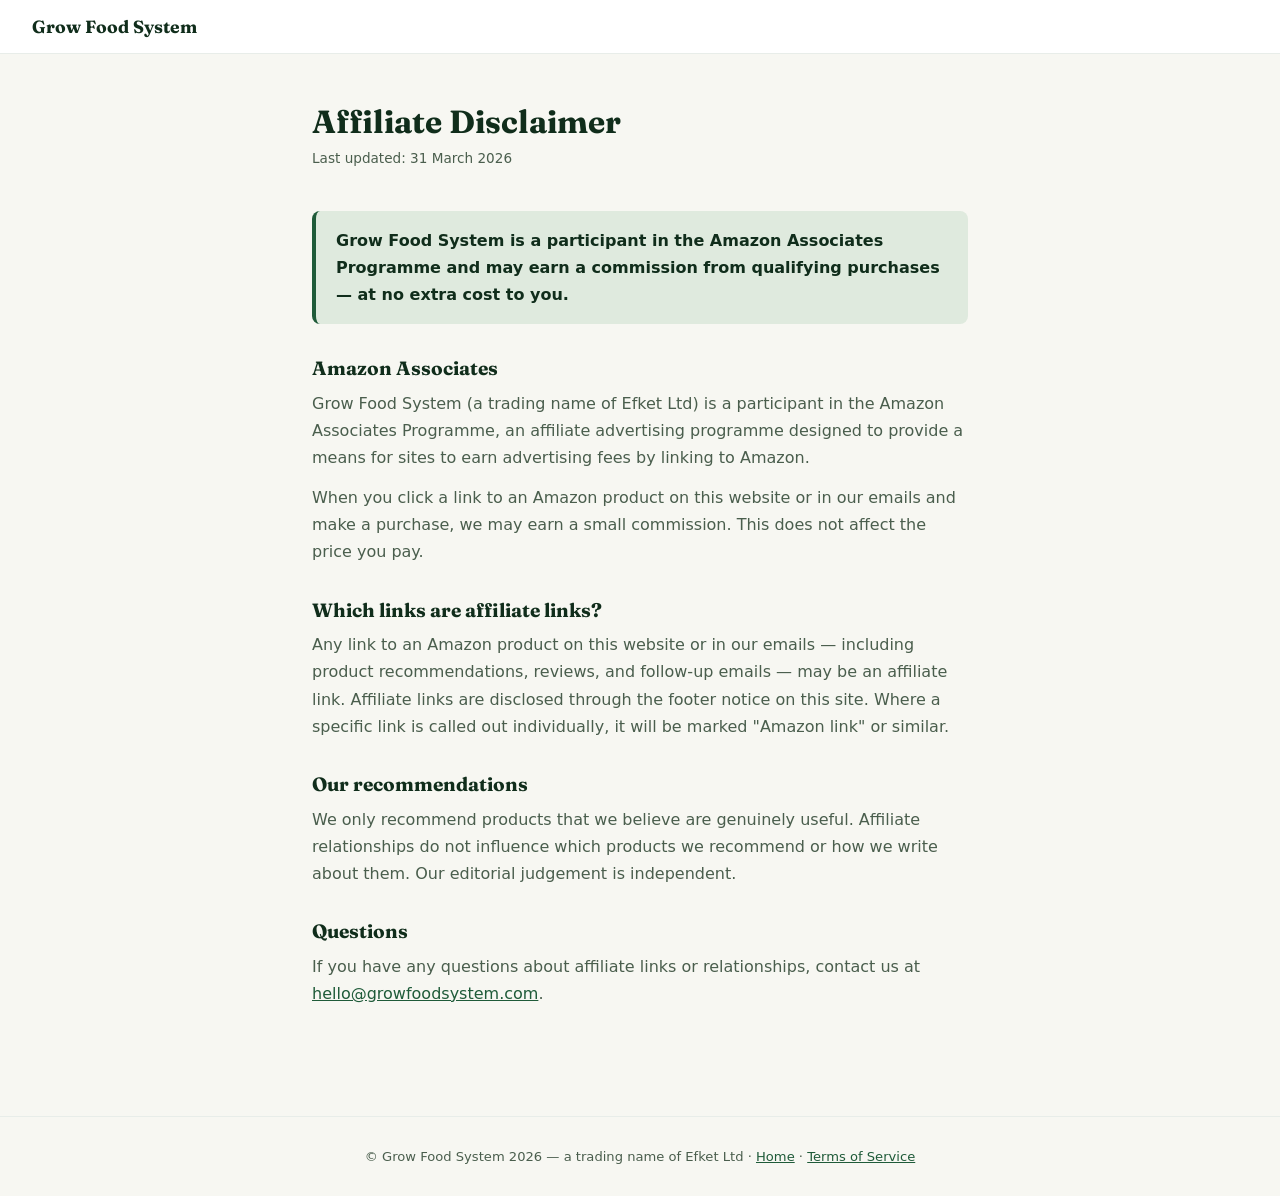
<file: affiliate-disclaimer.html>
<!doctype html>
<html lang="en">
  <head>
    <meta charset="utf-8">
    <!-- Google tag (gtag.js) -->
    <script async src="https://www.googletagmanager.com/gtag/js?id=G-9QT6NR4CEK"></script>
    <script>
      window.dataLayer = window.dataLayer || [];
      function gtag(){dataLayer.push(arguments);}
      gtag('js', new Date());
      gtag('config', 'G-9QT6NR4CEK');
      gtag('config', 'AW-18057221634');
    </script>
    <meta name="viewport" content="width=device-width, initial-scale=1">
    <meta name="color-scheme" content="only light">
    <title>Affiliate Disclaimer | Grow Food System</title>
    <meta name="robots" content="noindex, nofollow">
    <link rel="canonical" href="https://growfoodsystem.com/affiliate-disclaimer">
    <link rel="preconnect" href="https://fonts.googleapis.com">
    <link rel="preconnect" href="https://fonts.gstatic.com" crossorigin>
    <link href="https://fonts.googleapis.com/css2?family=Fraunces:ital,opsz,wght@0,9..144,400;0,9..144,700;1,9..144,400&display=swap" rel="stylesheet">
    <link
      rel="icon"
      type="image/svg+xml"
      href="data:image/svg+xml,%3Csvg xmlns='http://www.w3.org/2000/svg' viewBox='0 0 64 64'%3E%3Crect width='64' height='64' rx='16' fill='%231f5b39'/%3E%3Cpath d='M19 39c0-12.8 12.1-20.2 26-21-1.4 10.5-8.3 24-26 21Z' fill='%23dfeade'/%3E%3Cpath d='M24 39c3.3-8.4 9.9-14.5 19.6-18.2' stroke='%23f7f7f2' stroke-width='3.2' stroke-linecap='round'/%3E%3C/svg%3E"
    >
    <link rel="apple-touch-icon" href="/assets/apple-touch-icon.png">
    <style>
      *, *::before, *::after { box-sizing: border-box; margin: 0; padding: 0; }

      :root {
        --bg: #f7f7f2;
        --accent: #1f5b39;
        --accent-deep: #102d1b;
        --accent-soft: #dfeade;
        --text: #162017;
        --text-soft: #4a5e4d;
      }

      html { color-scheme: only light; }

      body {
        font-family: "Avenir Next", "Avenir", system-ui, -apple-system, sans-serif;
        background: var(--bg);
        color: var(--text);
        min-height: 100vh;
        display: flex;
        flex-direction: column;
      }

      header {
        background: #fff;
        border-bottom: 1px solid #e8ede9;
        padding: 1rem 2rem;
      }

      header a {
        font-family: Fraunces, Georgia, serif;
        font-size: 1.1rem;
        font-weight: 700;
        color: var(--accent-deep);
        text-decoration: none;
      }

      main {
        flex: 1;
        max-width: 720px;
        width: 100%;
        margin: 3rem auto;
        padding: 0 2rem;
      }

      h1 {
        font-family: Fraunces, Georgia, serif;
        font-size: 2rem;
        font-weight: 700;
        color: var(--accent-deep);
        margin-bottom: 0.4rem;
      }

      .updated {
        font-size: 0.85rem;
        color: var(--text-soft);
        margin-bottom: 2.5rem;
      }

      h2 {
        font-family: Fraunces, Georgia, serif;
        font-size: 1.2rem;
        font-weight: 700;
        color: var(--accent-deep);
        margin: 2rem 0 0.6rem;
      }

      p {
        font-size: 1rem;
        color: var(--text-soft);
        line-height: 1.7;
        margin-bottom: 0.8rem;
      }

      a {
        color: var(--accent);
        text-decoration: underline;
      }

      .notice {
        background: var(--accent-soft);
        border-left: 4px solid var(--accent);
        border-radius: 8px;
        padding: 1rem 1.25rem;
        margin-bottom: 2rem;
      }

      .notice p {
        margin-bottom: 0;
        font-weight: 600;
        color: var(--accent-deep);
      }

      footer {
        text-align: center;
        padding: 2rem;
        font-size: 0.82rem;
        color: var(--text-soft);
        border-top: 1px solid #e8ede9;
        margin-top: 3rem;
      }
    </style>
  </head>
  <body>
    <header>
      <a href="/">Grow Food System</a>
    </header>

    <main>
      <h1>Affiliate Disclaimer</h1>
      <p class="updated">Last updated: 31 March 2026</p>

      <div class="notice">
        <p>Grow Food System is a participant in the Amazon Associates Programme and may earn a commission from qualifying purchases — at no extra cost to you.</p>
      </div>

      <h2>Amazon Associates</h2>
      <p>Grow Food System (a trading name of Efket Ltd) is a participant in the Amazon Associates Programme, an affiliate advertising programme designed to provide a means for sites to earn advertising fees by linking to Amazon.</p>
      <p>When you click a link to an Amazon product on this website or in our emails and make a purchase, we may earn a small commission. This does not affect the price you pay.</p>

      <h2>Which links are affiliate links?</h2>
      <p>Any link to an Amazon product on this website or in our emails — including product recommendations, reviews, and follow-up emails — may be an affiliate link. Affiliate links are disclosed through the footer notice on this site. Where a specific link is called out individually, it will be marked "Amazon link" or similar.</p>

      <h2>Our recommendations</h2>
      <p>We only recommend products that we believe are genuinely useful. Affiliate relationships do not influence which products we recommend or how we write about them. Our editorial judgement is independent.</p>

      <h2>Questions</h2>
      <p>If you have any questions about affiliate links or relationships, contact us at <a href="mailto:hello@growfoodsystem.com">hello@growfoodsystem.com</a>.</p>
    </main>

    <footer>
      &copy; Grow Food System 2026 &mdash; a trading name of Efket Ltd &middot; <a href="/">Home</a> &middot; <a href="/terms.html">Terms of Service</a>
    </footer>
  </body>
</html>
</file>
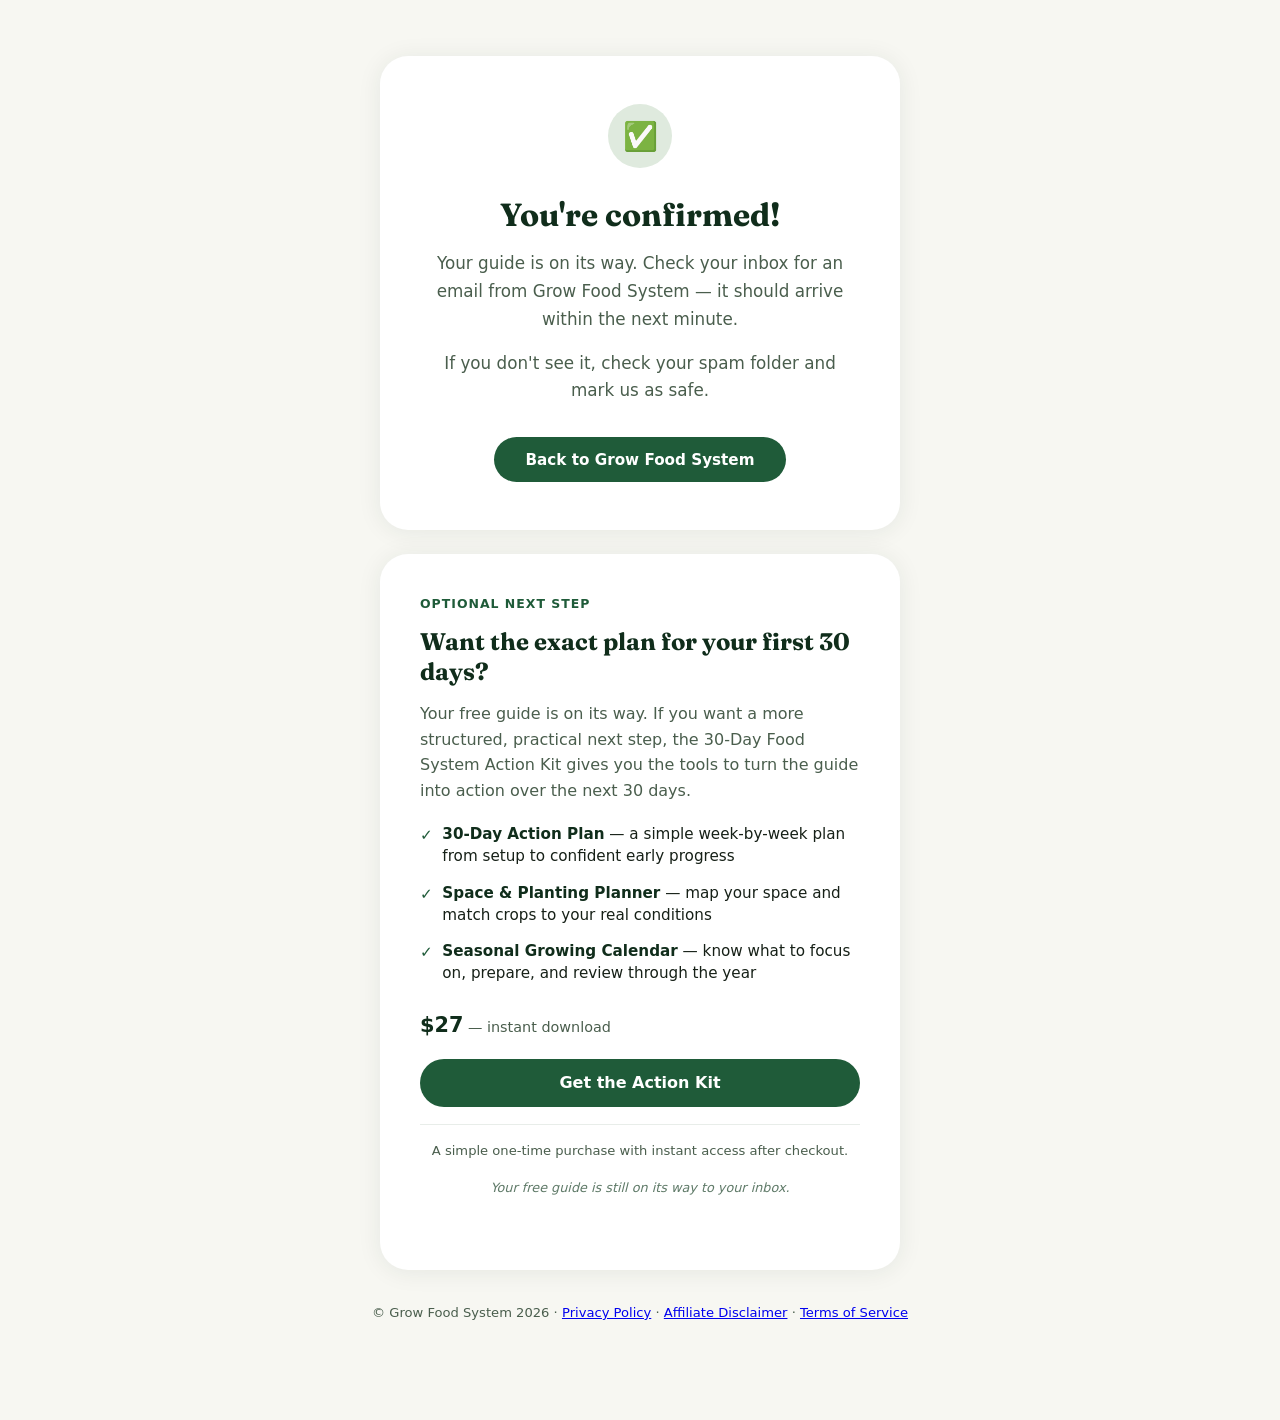
<file: confirmed.html>
<!doctype html>
<html lang="en">
  <head>
    <meta charset="utf-8">
    <!-- Google tag (gtag.js) -->
    <script async src="https://www.googletagmanager.com/gtag/js?id=G-9QT6NR4CEK"></script>
    <script>
      window.dataLayer = window.dataLayer || [];
      function gtag(){dataLayer.push(arguments);}
      gtag('js', new Date());
      gtag('config', 'G-9QT6NR4CEK');
      gtag('config', 'AW-18057221634');
    </script>
    <!-- Google Ads conversion event: Sign-up (fires on confirmed page load) -->
    <script>
      gtag('event', 'conversion', {
        'send_to': 'AW-18057221634/Uc6GCO6n_ZMcEIKsraJD',
        'value': 1.0,
        'currency': 'GBP'
      });
      // GA4 sign-up event — tracked separately so generate_lead appears in GA4 reporting
      gtag('event', 'generate_lead', {
        'currency': 'GBP',
        'value': 1.0
      });
    </script>
    <meta name="viewport" content="width=device-width, initial-scale=1">
    <meta name="color-scheme" content="only light">
    <title>You're confirmed! | Grow Food System</title>
    <meta name="robots" content="noindex, nofollow">
    <link rel="canonical" href="https://growfoodsystem.com/confirmed">
    <link rel="preconnect" href="https://fonts.googleapis.com">
    <link rel="preconnect" href="https://fonts.gstatic.com" crossorigin>
    <link href="https://fonts.googleapis.com/css2?family=Fraunces:ital,opsz,wght@0,9..144,400;0,9..144,700;1,9..144,400;1,9..144,700&display=swap" rel="stylesheet">
    <link
      rel="icon"
      type="image/svg+xml"
      href="data:image/svg+xml,%3Csvg xmlns='http://www.w3.org/2000/svg' viewBox='0 0 64 64'%3E%3Crect width='64' height='64' rx='16' fill='%231f5b39'/%3E%3Cpath d='M19 39c0-12.8 12.1-20.2 26-21-1.4 10.5-8.3 24-26 21Z' fill='%23dfeade'/%3E%3Cpath d='M24 39c3.3-8.4 9.9-14.5 19.6-18.2' stroke='%23f7f7f2' stroke-width='3.2' stroke-linecap='round'/%3E%3C/svg%3E"
    >
    <link rel="apple-touch-icon" href="/assets/apple-touch-icon.png">
    <style>
      *, *::before, *::after { box-sizing: border-box; margin: 0; padding: 0; }

      :root {
        --bg: #f7f7f2;
        --accent: #1f5b39;
        --accent-deep: #102d1b;
        --accent-soft: #dfeade;
        --text: #162017;
        --text-soft: #4a5e4d;
        --radius: 28px;
      }

      html { color-scheme: only light; }
      body {
        font-family: "Avenir Next", "Avenir", system-ui, -apple-system, sans-serif;
        background: var(--bg);
        color: var(--text);
        min-height: 100vh;
        display: flex;
        flex-direction: column;
        align-items: center;
        justify-content: flex-start;
        padding: 3.5rem 1.5rem 4rem;
      }

      .card {
        background: #fff;
        border-radius: var(--radius);
        padding: 3rem 2.5rem;
        max-width: 520px;
        width: 100%;
        text-align: center;
        box-shadow: 0 2px 24px rgba(22, 48, 33, 0.08);
      }

      .icon {
        width: 64px;
        height: 64px;
        background: var(--accent-soft);
        border-radius: 50%;
        display: flex;
        align-items: center;
        justify-content: center;
        margin: 0 auto 1.75rem;
        font-size: 1.75rem;
      }

      h1 {
        font-family: Fraunces, Georgia, serif;
        font-size: 2rem;
        font-weight: 700;
        color: var(--accent-deep);
        line-height: 1.2;
        margin-bottom: 1rem;
      }

      p {
        font-size: 1.05rem;
        color: var(--text-soft);
        line-height: 1.65;
        margin-bottom: 1rem;
      }

      p:last-of-type { margin-bottom: 2rem; }

      .btn {
        display: inline-block;
        background: var(--accent);
        color: #fff;
        font-family: inherit;
        font-size: 0.95rem;
        font-weight: 600;
        padding: 0.85rem 2rem;
        border-radius: 50px;
        text-decoration: none;
        transition: background 0.15s;
      }

      .btn:hover { background: var(--accent-deep); }

      .footer {
        margin-top: 2rem;
        font-size: 0.82rem;
        color: var(--text-soft);
      }

      /* Upsell block */
      .upsell {
        background: #fff;
        border-radius: var(--radius);
        padding: 2.5rem 2.5rem;
        max-width: 520px;
        width: 100%;
        margin-top: 1.5rem;
        box-shadow: 0 2px 24px rgba(22, 48, 33, 0.08);
        text-align: left;
      }

      .upsell-eyebrow {
        font-size: 0.78rem;
        font-weight: 700;
        letter-spacing: 0.08em;
        text-transform: uppercase;
        color: var(--accent);
        margin-bottom: 0.75rem;
      }

      .upsell h2 {
        font-family: Fraunces, Georgia, serif;
        font-size: 1.5rem;
        font-weight: 700;
        color: var(--accent-deep);
        line-height: 1.25;
        margin-bottom: 0.9rem;
      }

      .upsell .intro {
        font-size: 1rem;
        color: var(--text-soft);
        line-height: 1.6;
        margin-bottom: 1.25rem;
      }

      .upsell-items {
        list-style: none;
        display: flex;
        flex-direction: column;
        gap: 0.9rem;
        margin-bottom: 1.5rem;
      }

      .upsell-items li {
        display: flex;
        gap: 0.6rem;
        font-size: 0.95rem;
        color: var(--text);
        line-height: 1.45;
      }

      .upsell-items li::before {
        content: "✓";
        color: var(--accent);
        font-weight: 700;
        flex-shrink: 0;
        margin-top: 0.05em;
      }

      .upsell-items li strong {
        color: var(--accent-deep);
      }

      .upsell-price {
        font-size: 0.9rem;
        color: var(--text-soft);
        margin-bottom: 1rem;
      }

      .upsell-price strong {
        font-size: 1.3rem;
        color: var(--accent-deep);
        font-weight: 700;
      }

      .btn-upsell {
        display: block;
        background: var(--accent);
        color: #fff;
        font-family: inherit;
        font-size: 1rem;
        font-weight: 600;
        padding: 0.9rem 2rem;
        border-radius: 50px;
        text-decoration: none;
        text-align: center;
        transition: background 0.15s;
        margin-bottom: 0.85rem;
      }

      .btn-upsell:hover { background: var(--accent-deep); }

      .upsell-no-thanks {
        display: block;
        text-align: center;
        font-size: 0.82rem;
        color: var(--text-soft);
        text-decoration: underline;
        cursor: pointer;
      }

      .upsell-guarantee {
        margin-top: 1.1rem;
        padding-top: 1rem;
        border-top: 1px solid #e8ede9;
        font-size: 0.82rem;
        color: var(--text-soft);
        line-height: 1.5;
        text-align: center;
      }

      .upsell-soft-note {
        margin-top: 0.6rem;
        font-size: 0.8rem;
        color: #5f7a68;
        text-align: center;
        font-style: italic;
      }

      @media (max-width: 560px) {
        .upsell { padding: 2rem 1.5rem; }
        .upsell h2 { font-size: 1.3rem; }
      }
    </style>
  </head>
  <body>
    <div class="card">
      <div class="icon">&#9989;</div>
      <h1>You're confirmed!</h1>
      <p>Your guide is on its way. Check your inbox for an email from Grow Food System — it should arrive within the next minute.</p>
      <p>If you don't see it, check your spam folder and mark us as safe.</p>
      <a class="btn" href="/">Back to Grow Food System</a>
    </div>

    <!-- Upsell: 30-Day Food System Action Kit — $27 -->
    <div class="upsell" id="action-kit">
      <p class="upsell-eyebrow">Optional next step</p>
      <h2>Want the exact plan for your first 30 days?</h2>
      <p class="intro">Your free guide is on its way. If you want a more structured, practical next step, the 30-Day Food System Action Kit gives you the tools to turn the guide into action over the next 30 days.</p>
      <ul class="upsell-items">
        <li><span><strong>30-Day Action Plan</strong> — a simple week-by-week plan from setup to confident early progress</span></li>
        <li><span><strong>Space &amp; Planting Planner</strong> — map your space and match crops to your real conditions</span></li>
        <li><span><strong>Seasonal Growing Calendar</strong> — know what to focus on, prepare, and review through the year</span></li>
      </ul>
      <p class="upsell-price"><strong>$27</strong> &mdash; instant download</p>
      <a class="btn-upsell" href="https://buy.stripe.com/14A9AUe1Lafy1xR8Qk97G00">Get the Action Kit</a>
      <p class="upsell-guarantee">A simple one-time purchase with instant access after checkout.</p>
      <p class="upsell-soft-note">Your free guide is still on its way to your inbox.</p>
    </div>

    <p class="footer">&copy; Grow Food System 2026 &middot; <a href="/privacy-policy.html">Privacy Policy</a> &middot; <a href="/affiliate-disclaimer.html">Affiliate Disclaimer</a> &middot; <a href="/terms.html">Terms of Service</a></p>
  </body>
</html>
</file>
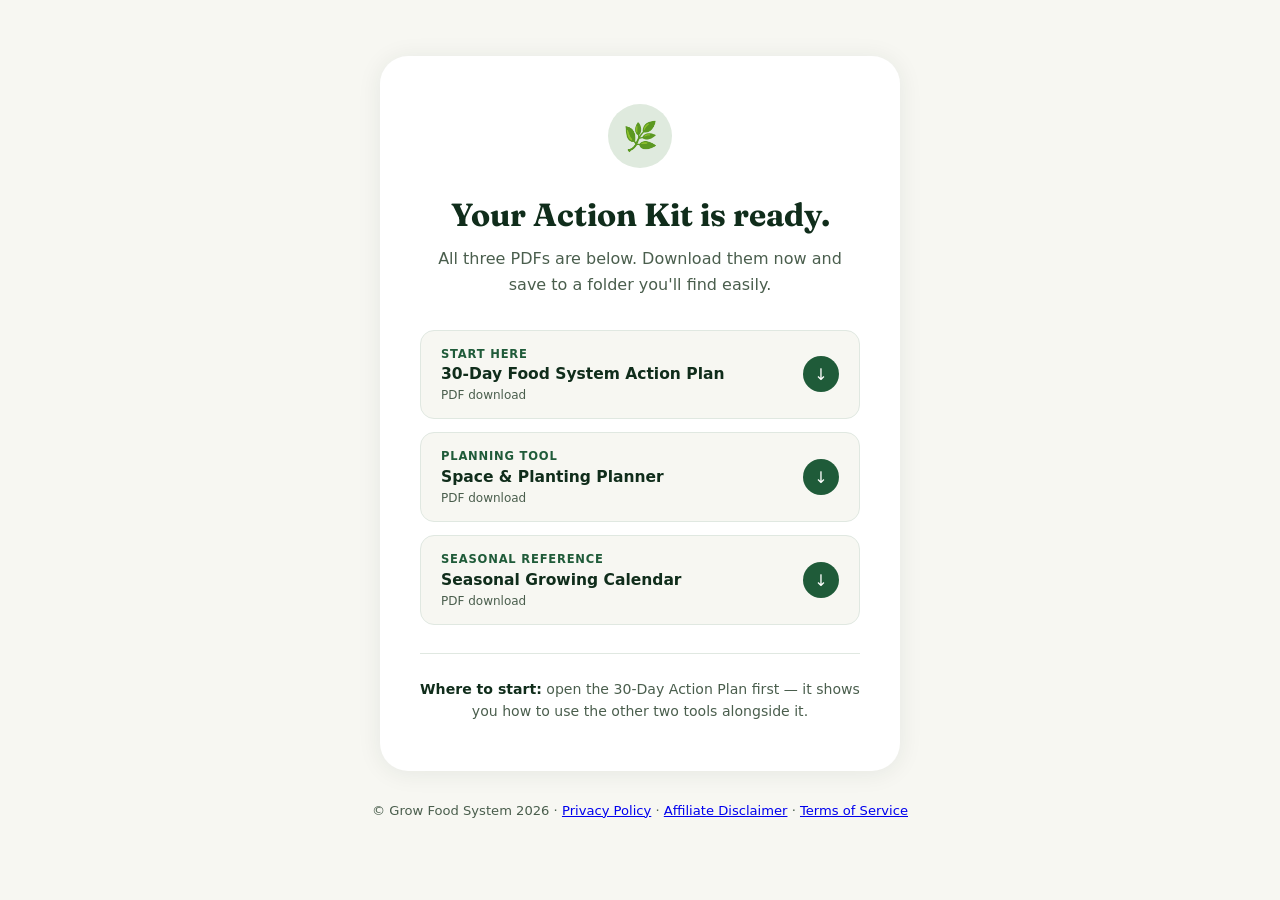
<file: kit.html>
<!doctype html>
<html lang="en">
  <head>
    <meta charset="utf-8">
    <!-- Google tag (gtag.js) -->
    <script async src="https://www.googletagmanager.com/gtag/js?id=G-9QT6NR4CEK"></script>
    <script>
      window.dataLayer = window.dataLayer || [];
      function gtag(){dataLayer.push(arguments);}
      gtag('js', new Date());
      gtag('config', 'G-9QT6NR4CEK');
      gtag('config', 'AW-18057221634');
      // GA4 purchase + Ads conversion — only fire when session_id present (guards against re-visits)
      const _sid = new URLSearchParams(window.location.search).get('session_id');
      if (_sid) {
        gtag('event', 'purchase', {
          'transaction_id': _sid,
          'value': 27.00,
          'currency': 'USD',
          'items': [{ 'item_name': '30-Day Food System Action Kit', 'price': 27.00, 'quantity': 1 }]
        });
        gtag('event', 'conversion', {
          'send_to': 'AW-18057221634/tLn3CO_9j5YcEIKsraJD',
          'value': 27.00,
          'currency': 'USD',
          'transaction_id': _sid
        });
      }
    </script>
    <meta name="viewport" content="width=device-width, initial-scale=1">
    <meta name="color-scheme" content="only light">
    <title>Your Action Kit | Grow Food System</title>
    <meta name="robots" content="noindex, nofollow">
    <link rel="canonical" href="https://growfoodsystem.com/kit">
    <link rel="preconnect" href="https://fonts.googleapis.com">
    <link rel="preconnect" href="https://fonts.gstatic.com" crossorigin>
    <link href="https://fonts.googleapis.com/css2?family=Fraunces:ital,opsz,wght@0,9..144,400;0,9..144,700;1,9..144,400;1,9..144,700&display=swap" rel="stylesheet">
    <link
      rel="icon"
      type="image/svg+xml"
      href="data:image/svg+xml,%3Csvg xmlns='http://www.w3.org/2000/svg' viewBox='0 0 64 64'%3E%3Crect width='64' height='64' rx='16' fill='%231f5b39'/%3E%3Cpath d='M19 39c0-12.8 12.1-20.2 26-21-1.4 10.5-8.3 24-26 21Z' fill='%23dfeade'/%3E%3Cpath d='M24 39c3.3-8.4 9.9-14.5 19.6-18.2' stroke='%23f7f7f2' stroke-width='3.2' stroke-linecap='round'/%3E%3C/svg%3E"
    >
    <link rel="apple-touch-icon" href="/assets/apple-touch-icon.png">
    <style>
      *, *::before, *::after { box-sizing: border-box; margin: 0; padding: 0; }

      :root {
        --bg: #f7f7f2;
        --accent: #1f5b39;
        --accent-deep: #102d1b;
        --accent-soft: #dfeade;
        --text: #162017;
        --text-soft: #4a5e4d;
        --radius: 28px;
        --line: #e0e8e1;
      }

      html { color-scheme: only light; }

      body {
        font-family: "Avenir Next", "Avenir", system-ui, -apple-system, sans-serif;
        background: var(--bg);
        color: var(--text);
        min-height: 100vh;
        display: flex;
        flex-direction: column;
        align-items: center;
        justify-content: flex-start;
        padding: 3.5rem 1.5rem 4rem;
      }

      .card {
        background: #fff;
        border-radius: var(--radius);
        padding: 3rem 2.5rem;
        max-width: 520px;
        width: 100%;
        box-shadow: 0 2px 24px rgba(22, 48, 33, 0.08);
      }

      .icon {
        width: 64px;
        height: 64px;
        background: var(--accent-soft);
        border-radius: 50%;
        display: flex;
        align-items: center;
        justify-content: center;
        margin: 0 auto 1.75rem;
        font-size: 1.75rem;
      }

      h1 {
        font-family: Fraunces, Georgia, serif;
        font-size: 2rem;
        font-weight: 700;
        color: var(--accent-deep);
        line-height: 1.2;
        margin-bottom: 0.75rem;
        text-align: center;
      }

      .subtitle {
        font-size: 1rem;
        color: var(--text-soft);
        line-height: 1.6;
        text-align: center;
        margin-bottom: 2rem;
      }

      /* Download items */
      .downloads {
        display: flex;
        flex-direction: column;
        gap: 0.85rem;
        margin-bottom: 1.75rem;
      }

      .download-item {
        display: flex;
        align-items: center;
        justify-content: space-between;
        gap: 1rem;
        padding: 1rem 1.25rem;
        background: var(--bg);
        border: 1px solid var(--line);
        border-radius: 14px;
        text-decoration: none;
        color: var(--text);
        transition: border-color 0.15s, background 0.15s;
      }

      .download-item:hover {
        border-color: var(--accent);
        background: var(--accent-soft);
      }

      .download-item__text {
        flex: 1;
      }

      .download-item__label {
        font-size: 0.72rem;
        font-weight: 700;
        letter-spacing: 0.07em;
        text-transform: uppercase;
        color: var(--accent);
        margin-bottom: 0.2rem;
      }

      .download-item__title {
        font-size: 0.97rem;
        font-weight: 600;
        color: var(--accent-deep);
        line-height: 1.35;
        margin-bottom: 0.2rem;
      }

      .download-item__meta {
        font-size: 0.75rem;
        color: var(--text-soft);
      }

      .download-item__arrow {
        flex-shrink: 0;
        width: 36px;
        height: 36px;
        background: var(--accent);
        border-radius: 50%;
        display: flex;
        align-items: center;
        justify-content: center;
        color: #fff;
        font-size: 1rem;
        transition: background 0.15s;
      }

      .download-item:hover .download-item__arrow {
        background: var(--accent-deep);
      }

      .start-note {
        padding-top: 1.5rem;
        border-top: 1px solid var(--line);
        font-size: 0.88rem;
        color: var(--text-soft);
        line-height: 1.6;
        text-align: center;
      }

      .start-note strong {
        color: var(--accent-deep);
      }

      .footer {
        margin-top: 2rem;
        font-size: 0.82rem;
        color: var(--text-soft);
        text-align: center;
      }

      @media (max-width: 560px) {
        .card { padding: 2rem 1.5rem; }
        h1 { font-size: 1.65rem; }
      }
    </style>
  </head>
  <body>
    <div class="card">
      <div class="icon">&#127807;</div>
      <h1>Your Action Kit is ready.</h1>
      <p class="subtitle">All three PDFs are below. Download them now and save to a folder you'll find easily.</p>

      <div class="downloads">
        <a class="download-item" href="/guides/30-day-food-system-action-plan.pdf" download>
          <div class="download-item__text">
            <p class="download-item__label">Start here</p>
            <p class="download-item__title">30-Day Food System Action Plan</p>
            <p class="download-item__meta">PDF download</p>
          </div>
          <div class="download-item__arrow">&#8595;</div>
        </a>
        <a class="download-item" href="/guides/space-and-planting-planner.pdf" download>
          <div class="download-item__text">
            <p class="download-item__label">Planning tool</p>
            <p class="download-item__title">Space &amp; Planting Planner</p>
            <p class="download-item__meta">PDF download</p>
          </div>
          <div class="download-item__arrow">&#8595;</div>
        </a>
        <a class="download-item" href="/guides/seasonal-growing-calendar.pdf" download>
          <div class="download-item__text">
            <p class="download-item__label">Seasonal reference</p>
            <p class="download-item__title">Seasonal Growing Calendar</p>
            <p class="download-item__meta">PDF download</p>
          </div>
          <div class="download-item__arrow">&#8595;</div>
        </a>
      </div>

      <p class="start-note"><strong>Where to start:</strong> open the 30-Day Action Plan first — it shows you how to use the other two tools alongside it.</p>
    </div>

    <p class="footer">&copy; Grow Food System 2026 &middot; <a href="/privacy-policy.html">Privacy Policy</a> &middot; <a href="/affiliate-disclaimer.html">Affiliate Disclaimer</a> &middot; <a href="/terms.html">Terms of Service</a></p>
  </body>
</html>
</file>
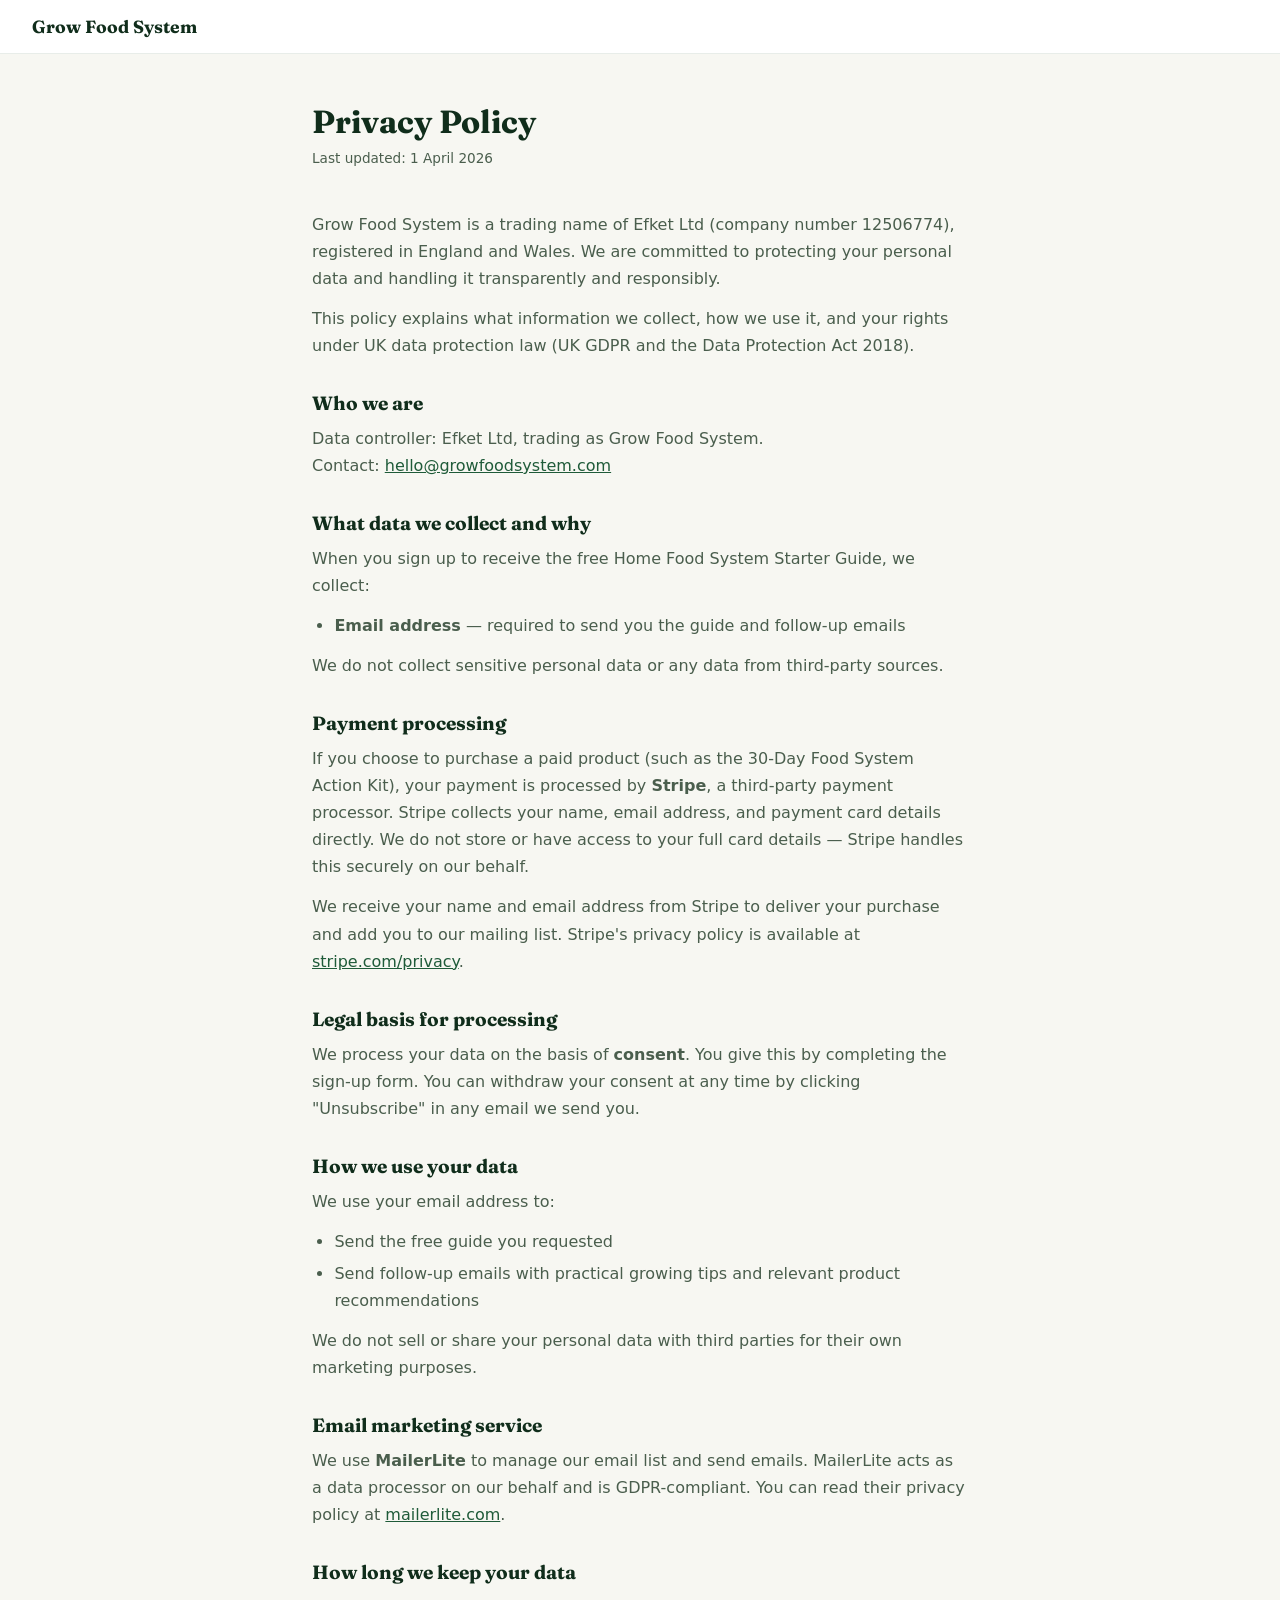
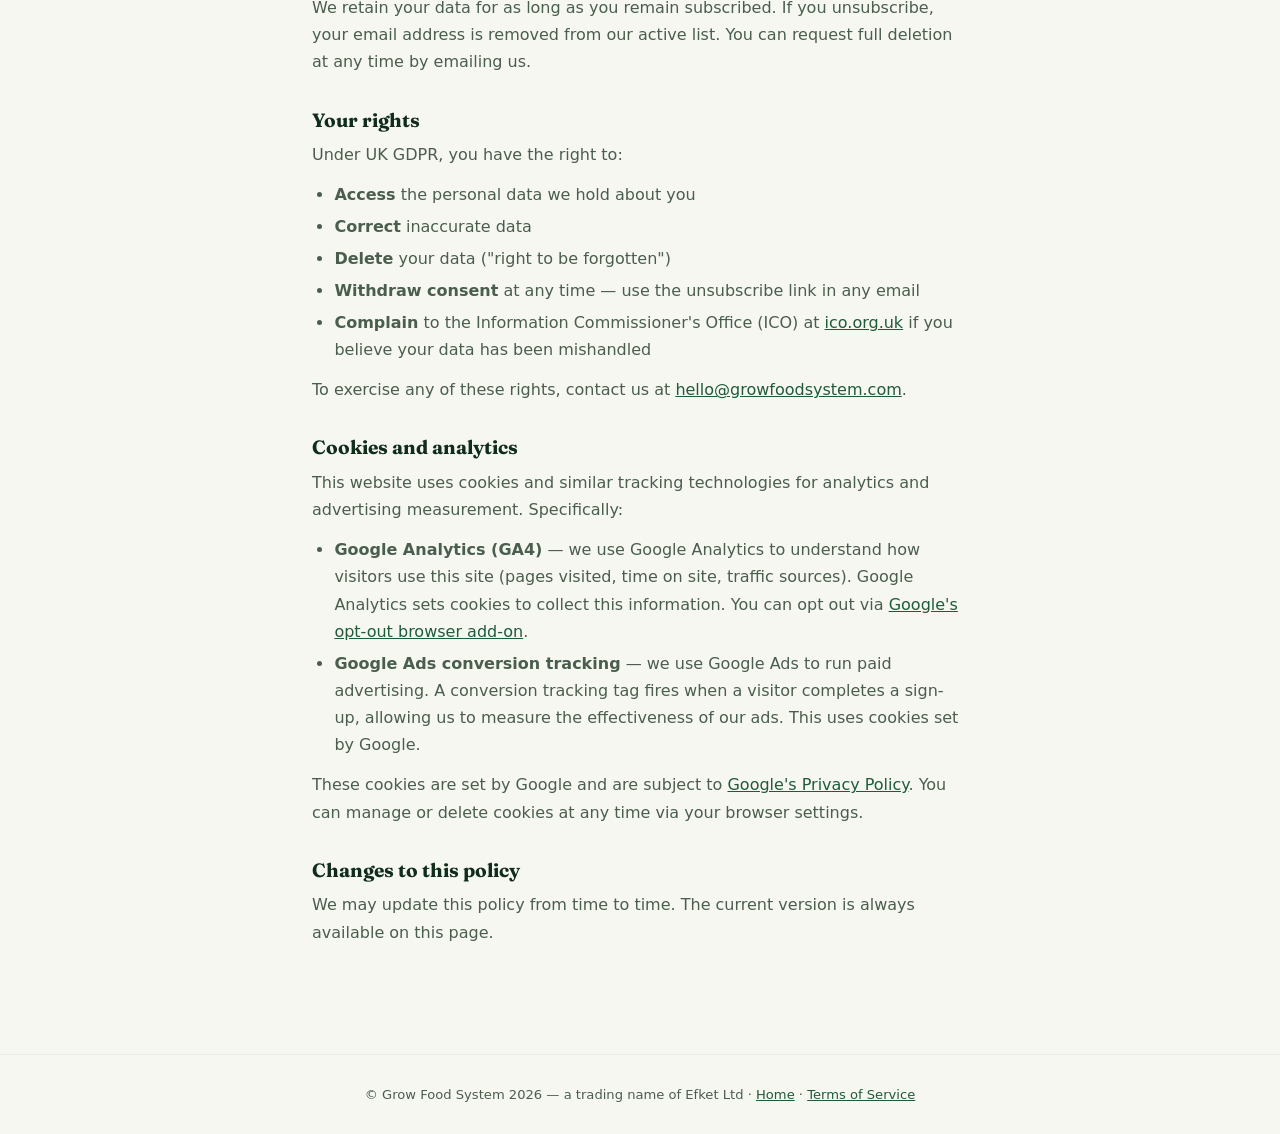
<file: privacy-policy.html>
<!doctype html>
<html lang="en">
  <head>
    <meta charset="utf-8">
    <!-- Google tag (gtag.js) -->
    <script async src="https://www.googletagmanager.com/gtag/js?id=G-9QT6NR4CEK"></script>
    <script>
      window.dataLayer = window.dataLayer || [];
      function gtag(){dataLayer.push(arguments);}
      gtag('js', new Date());
      gtag('config', 'G-9QT6NR4CEK');
      gtag('config', 'AW-18057221634');
    </script>
    <meta name="viewport" content="width=device-width, initial-scale=1">
    <meta name="color-scheme" content="only light">
    <title>Privacy Policy | Grow Food System</title>
    <meta name="robots" content="noindex, nofollow">
    <link rel="canonical" href="https://growfoodsystem.com/privacy-policy">
    <link rel="preconnect" href="https://fonts.googleapis.com">
    <link rel="preconnect" href="https://fonts.gstatic.com" crossorigin>
    <link href="https://fonts.googleapis.com/css2?family=Fraunces:ital,opsz,wght@0,9..144,400;0,9..144,700;1,9..144,400&display=swap" rel="stylesheet">
    <link
      rel="icon"
      type="image/svg+xml"
      href="data:image/svg+xml,%3Csvg xmlns='http://www.w3.org/2000/svg' viewBox='0 0 64 64'%3E%3Crect width='64' height='64' rx='16' fill='%231f5b39'/%3E%3Cpath d='M19 39c0-12.8 12.1-20.2 26-21-1.4 10.5-8.3 24-26 21Z' fill='%23dfeade'/%3E%3Cpath d='M24 39c3.3-8.4 9.9-14.5 19.6-18.2' stroke='%23f7f7f2' stroke-width='3.2' stroke-linecap='round'/%3E%3C/svg%3E"
    >
    <link rel="apple-touch-icon" href="/assets/apple-touch-icon.png">
    <style>
      *, *::before, *::after { box-sizing: border-box; margin: 0; padding: 0; }

      :root {
        --bg: #f7f7f2;
        --accent: #1f5b39;
        --accent-deep: #102d1b;
        --accent-soft: #dfeade;
        --text: #162017;
        --text-soft: #4a5e4d;
        --radius: 28px;
      }

      html { color-scheme: only light; }

      body {
        font-family: "Avenir Next", "Avenir", system-ui, -apple-system, sans-serif;
        background: var(--bg);
        color: var(--text);
        min-height: 100vh;
        display: flex;
        flex-direction: column;
      }

      header {
        background: #fff;
        border-bottom: 1px solid #e8ede9;
        padding: 1rem 2rem;
      }

      header a {
        font-family: Fraunces, Georgia, serif;
        font-size: 1.1rem;
        font-weight: 700;
        color: var(--accent-deep);
        text-decoration: none;
      }

      main {
        flex: 1;
        max-width: 720px;
        width: 100%;
        margin: 3rem auto;
        padding: 0 2rem;
      }

      h1 {
        font-family: Fraunces, Georgia, serif;
        font-size: 2rem;
        font-weight: 700;
        color: var(--accent-deep);
        margin-bottom: 0.4rem;
      }

      .updated {
        font-size: 0.85rem;
        color: var(--text-soft);
        margin-bottom: 2.5rem;
      }

      h2 {
        font-family: Fraunces, Georgia, serif;
        font-size: 1.2rem;
        font-weight: 700;
        color: var(--accent-deep);
        margin: 2rem 0 0.6rem;
      }

      p {
        font-size: 1rem;
        color: var(--text-soft);
        line-height: 1.7;
        margin-bottom: 0.8rem;
      }

      ul {
        list-style: disc;
        padding-left: 1.4rem;
        margin-bottom: 0.8rem;
      }

      li {
        font-size: 1rem;
        color: var(--text-soft);
        line-height: 1.7;
        margin-bottom: 0.3rem;
      }

      a {
        color: var(--accent);
        text-decoration: underline;
      }

      footer {
        text-align: center;
        padding: 2rem;
        font-size: 0.82rem;
        color: var(--text-soft);
        border-top: 1px solid #e8ede9;
        margin-top: 3rem;
      }
    </style>
  </head>
  <body>
    <header>
      <a href="/">Grow Food System</a>
    </header>

    <main>
      <h1>Privacy Policy</h1>
      <p class="updated">Last updated: 1 April 2026</p>

      <p>Grow Food System is a trading name of Efket Ltd (company number 12506774), registered in England and Wales. We are committed to protecting your personal data and handling it transparently and responsibly.</p>

      <p>This policy explains what information we collect, how we use it, and your rights under UK data protection law (UK GDPR and the Data Protection Act 2018).</p>

      <h2>Who we are</h2>
      <p>Data controller: Efket Ltd, trading as Grow Food System.<br>
      Contact: <a href="mailto:hello@growfoodsystem.com">hello@growfoodsystem.com</a></p>

      <h2>What data we collect and why</h2>
      <p>When you sign up to receive the free Home Food System Starter Guide, we collect:</p>
      <ul>
        <li><strong>Email address</strong> — required to send you the guide and follow-up emails</li>
      </ul>
      <p>We do not collect sensitive personal data or any data from third-party sources.</p>

      <h2>Payment processing</h2>
      <p>If you choose to purchase a paid product (such as the 30-Day Food System Action Kit), your payment is processed by <strong>Stripe</strong>, a third-party payment processor. Stripe collects your name, email address, and payment card details directly. We do not store or have access to your full card details — Stripe handles this securely on our behalf.</p>
      <p>We receive your name and email address from Stripe to deliver your purchase and add you to our mailing list. Stripe's privacy policy is available at <a href="https://stripe.com/privacy" target="_blank" rel="noopener">stripe.com/privacy</a>.</p>

      <h2>Legal basis for processing</h2>
      <p>We process your data on the basis of <strong>consent</strong>. You give this by completing the sign-up form. You can withdraw your consent at any time by clicking "Unsubscribe" in any email we send you.</p>

      <h2>How we use your data</h2>
      <p>We use your email address to:</p>
      <ul>
        <li>Send the free guide you requested</li>
        <li>Send follow-up emails with practical growing tips and relevant product recommendations</li>
      </ul>
      <p>We do not sell or share your personal data with third parties for their own marketing purposes.</p>

      <h2>Email marketing service</h2>
      <p>We use <strong>MailerLite</strong> to manage our email list and send emails. MailerLite acts as a data processor on our behalf and is GDPR-compliant. You can read their privacy policy at <a href="https://www.mailerlite.com/legal/privacy-policy" target="_blank" rel="noopener">mailerlite.com</a>.</p>

      <h2>How long we keep your data</h2>
      <p>We retain your data for as long as you remain subscribed. If you unsubscribe, your email address is removed from our active list. You can request full deletion at any time by emailing us.</p>

      <h2>Your rights</h2>
      <p>Under UK GDPR, you have the right to:</p>
      <ul>
        <li><strong>Access</strong> the personal data we hold about you</li>
        <li><strong>Correct</strong> inaccurate data</li>
        <li><strong>Delete</strong> your data ("right to be forgotten")</li>
        <li><strong>Withdraw consent</strong> at any time — use the unsubscribe link in any email</li>
        <li><strong>Complain</strong> to the Information Commissioner's Office (ICO) at <a href="https://ico.org.uk" target="_blank" rel="noopener">ico.org.uk</a> if you believe your data has been mishandled</li>
      </ul>
      <p>To exercise any of these rights, contact us at <a href="mailto:hello@growfoodsystem.com">hello@growfoodsystem.com</a>.</p>

      <h2>Cookies and analytics</h2>
      <p>This website uses cookies and similar tracking technologies for analytics and advertising measurement. Specifically:</p>
      <ul>
        <li><strong>Google Analytics (GA4)</strong> — we use Google Analytics to understand how visitors use this site (pages visited, time on site, traffic sources). Google Analytics sets cookies to collect this information. You can opt out via <a href="https://tools.google.com/dlpage/gaoptout" target="_blank" rel="noopener">Google's opt-out browser add-on</a>.</li>
        <li><strong>Google Ads conversion tracking</strong> — we use Google Ads to run paid advertising. A conversion tracking tag fires when a visitor completes a sign-up, allowing us to measure the effectiveness of our ads. This uses cookies set by Google.</li>
      </ul>
      <p>These cookies are set by Google and are subject to <a href="https://policies.google.com/privacy" target="_blank" rel="noopener">Google's Privacy Policy</a>. You can manage or delete cookies at any time via your browser settings.</p>

      <h2>Changes to this policy</h2>
      <p>We may update this policy from time to time. The current version is always available on this page.</p>
    </main>

    <footer>
      &copy; Grow Food System 2026 &mdash; a trading name of Efket Ltd &middot; <a href="/">Home</a> &middot; <a href="/terms.html">Terms of Service</a>
    </footer>
  </body>
</html>
</file>
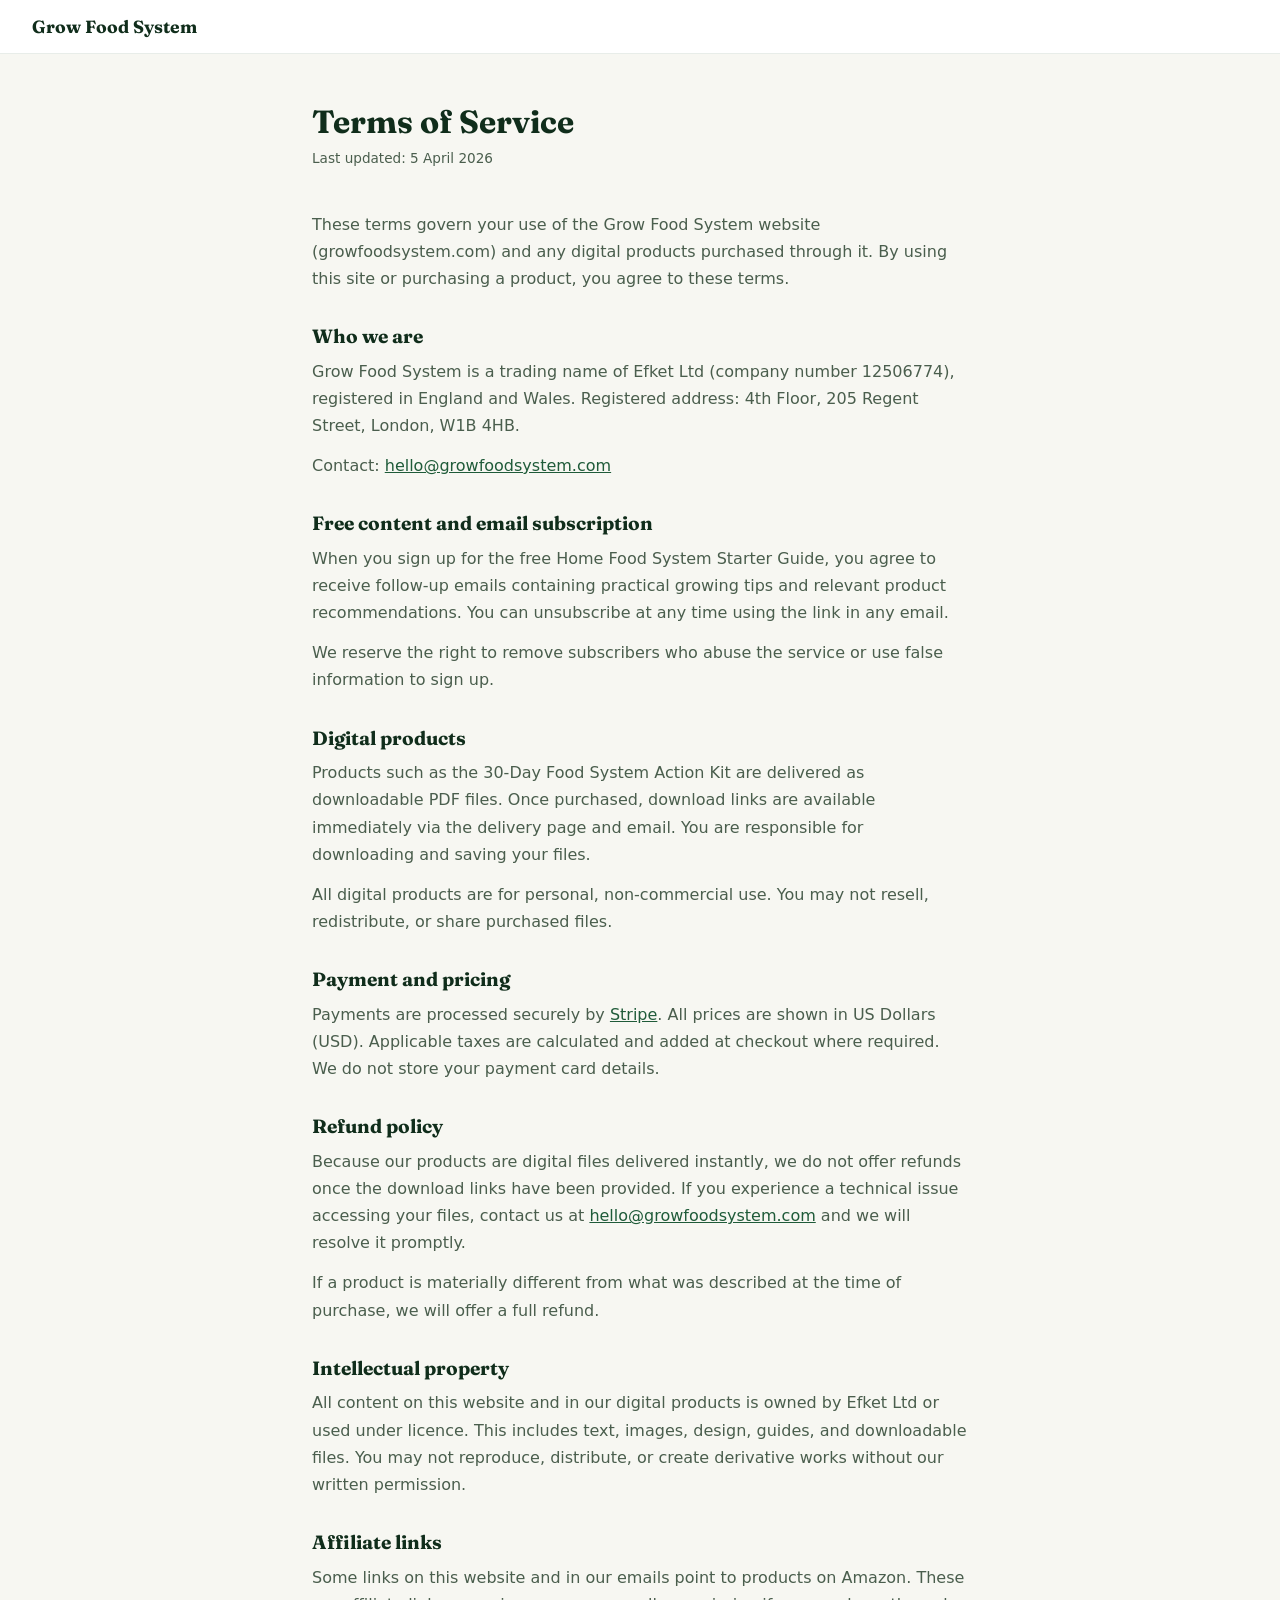
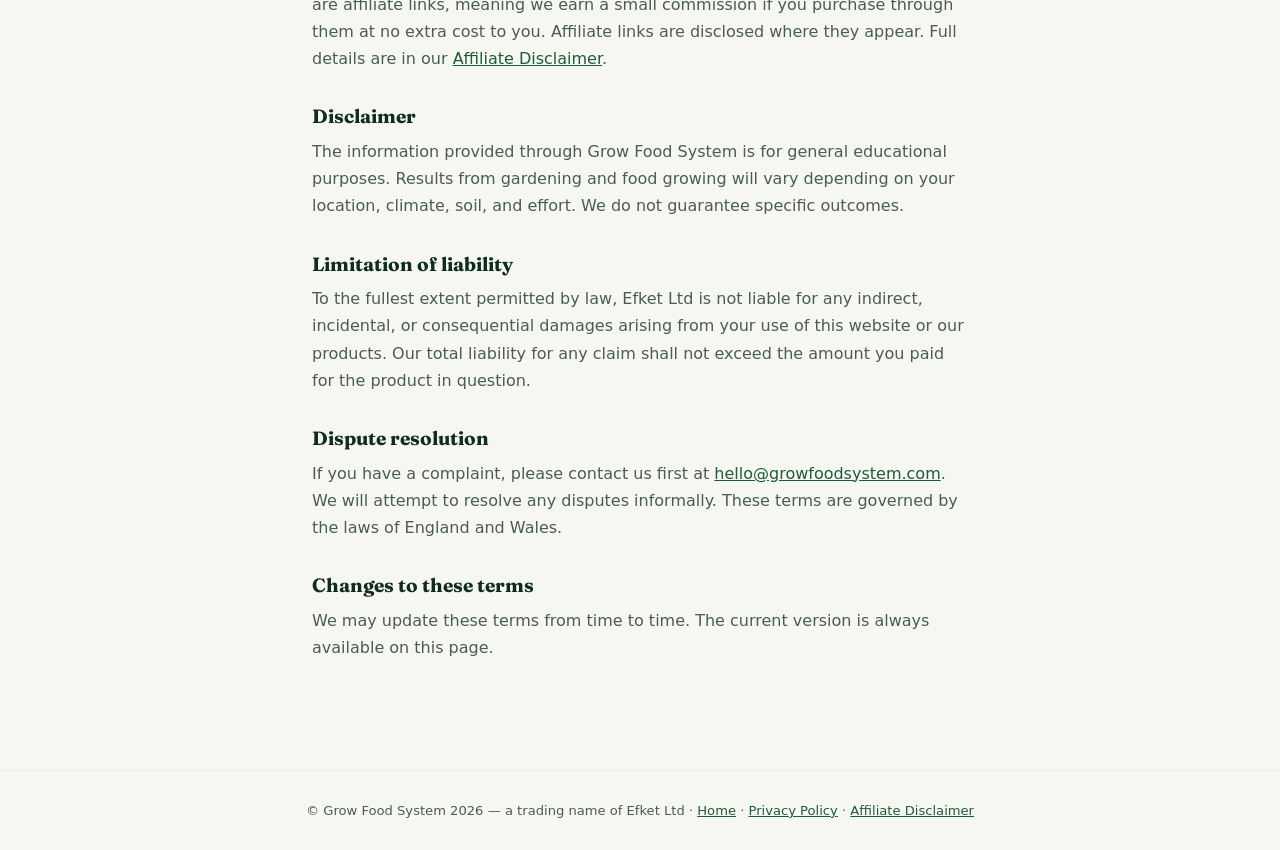
<file: terms.html>
<!doctype html>
<html lang="en">
  <head>
    <meta charset="utf-8">
    <!-- Google tag (gtag.js) -->
    <script async src="https://www.googletagmanager.com/gtag/js?id=G-9QT6NR4CEK"></script>
    <script>
      window.dataLayer = window.dataLayer || [];
      function gtag(){dataLayer.push(arguments);}
      gtag('js', new Date());
      gtag('config', 'G-9QT6NR4CEK');
      gtag('config', 'AW-18057221634');
    </script>
    <meta name="viewport" content="width=device-width, initial-scale=1">
    <meta name="color-scheme" content="only light">
    <title>Terms of Service | Grow Food System</title>
    <meta name="robots" content="noindex, nofollow">
    <link rel="canonical" href="https://growfoodsystem.com/terms">
    <link rel="preconnect" href="https://fonts.googleapis.com">
    <link rel="preconnect" href="https://fonts.gstatic.com" crossorigin>
    <link href="https://fonts.googleapis.com/css2?family=Fraunces:ital,opsz,wght@0,9..144,400;0,9..144,700;1,9..144,400&display=swap" rel="stylesheet">
    <link
      rel="icon"
      type="image/svg+xml"
      href="data:image/svg+xml,%3Csvg xmlns='http://www.w3.org/2000/svg' viewBox='0 0 64 64'%3E%3Crect width='64' height='64' rx='16' fill='%231f5b39'/%3E%3Cpath d='M19 39c0-12.8 12.1-20.2 26-21-1.4 10.5-8.3 24-26 21Z' fill='%23dfeade'/%3E%3Cpath d='M24 39c3.3-8.4 9.9-14.5 19.6-18.2' stroke='%23f7f7f2' stroke-width='3.2' stroke-linecap='round'/%3E%3C/svg%3E"
    >
    <link rel="apple-touch-icon" href="/assets/apple-touch-icon.png">
    <style>
      *, *::before, *::after { box-sizing: border-box; margin: 0; padding: 0; }

      :root {
        --bg: #f7f7f2;
        --accent: #1f5b39;
        --accent-deep: #102d1b;
        --accent-soft: #dfeade;
        --text: #162017;
        --text-soft: #4a5e4d;
        --radius: 28px;
      }

      html { color-scheme: only light; }

      body {
        font-family: "Avenir Next", "Avenir", system-ui, -apple-system, sans-serif;
        background: var(--bg);
        color: var(--text);
        min-height: 100vh;
        display: flex;
        flex-direction: column;
      }

      header {
        background: #fff;
        border-bottom: 1px solid #e8ede9;
        padding: 1rem 2rem;
      }

      header a {
        font-family: Fraunces, Georgia, serif;
        font-size: 1.1rem;
        font-weight: 700;
        color: var(--accent-deep);
        text-decoration: none;
      }

      main {
        flex: 1;
        max-width: 720px;
        width: 100%;
        margin: 3rem auto;
        padding: 0 2rem;
      }

      h1 {
        font-family: Fraunces, Georgia, serif;
        font-size: 2rem;
        font-weight: 700;
        color: var(--accent-deep);
        margin-bottom: 0.4rem;
      }

      .updated {
        font-size: 0.85rem;
        color: var(--text-soft);
        margin-bottom: 2.5rem;
      }

      h2 {
        font-family: Fraunces, Georgia, serif;
        font-size: 1.2rem;
        font-weight: 700;
        color: var(--accent-deep);
        margin: 2rem 0 0.6rem;
      }

      p {
        font-size: 1rem;
        color: var(--text-soft);
        line-height: 1.7;
        margin-bottom: 0.8rem;
      }

      ul {
        list-style: disc;
        padding-left: 1.4rem;
        margin-bottom: 0.8rem;
      }

      li {
        font-size: 1rem;
        color: var(--text-soft);
        line-height: 1.7;
        margin-bottom: 0.3rem;
      }

      a {
        color: var(--accent);
        text-decoration: underline;
      }

      footer {
        text-align: center;
        padding: 2rem;
        font-size: 0.82rem;
        color: var(--text-soft);
        border-top: 1px solid #e8ede9;
        margin-top: 3rem;
      }
    </style>
  </head>
  <body>
    <header>
      <a href="/">Grow Food System</a>
    </header>

    <main>
      <h1>Terms of Service</h1>
      <p class="updated">Last updated: 5 April 2026</p>

      <p>These terms govern your use of the Grow Food System website (growfoodsystem.com) and any digital products purchased through it. By using this site or purchasing a product, you agree to these terms.</p>

      <h2>Who we are</h2>
      <p>Grow Food System is a trading name of Efket Ltd (company number 12506774), registered in England and Wales. Registered address: 4th Floor, 205 Regent Street, London, W1B 4HB.</p>
      <p>Contact: <a href="mailto:hello@growfoodsystem.com">hello@growfoodsystem.com</a></p>

      <h2>Free content and email subscription</h2>
      <p>When you sign up for the free Home Food System Starter Guide, you agree to receive follow-up emails containing practical growing tips and relevant product recommendations. You can unsubscribe at any time using the link in any email.</p>
      <p>We reserve the right to remove subscribers who abuse the service or use false information to sign up.</p>

      <h2>Digital products</h2>
      <p>Products such as the 30-Day Food System Action Kit are delivered as downloadable PDF files. Once purchased, download links are available immediately via the delivery page and email. You are responsible for downloading and saving your files.</p>
      <p>All digital products are for personal, non-commercial use. You may not resell, redistribute, or share purchased files.</p>

      <h2>Payment and pricing</h2>
      <p>Payments are processed securely by <a href="https://stripe.com" target="_blank" rel="noopener">Stripe</a>. All prices are shown in US Dollars (USD). Applicable taxes are calculated and added at checkout where required. We do not store your payment card details.</p>

      <h2>Refund policy</h2>
      <p>Because our products are digital files delivered instantly, we do not offer refunds once the download links have been provided. If you experience a technical issue accessing your files, contact us at <a href="mailto:hello@growfoodsystem.com">hello@growfoodsystem.com</a> and we will resolve it promptly.</p>
      <p>If a product is materially different from what was described at the time of purchase, we will offer a full refund.</p>

      <h2>Intellectual property</h2>
      <p>All content on this website and in our digital products is owned by Efket Ltd or used under licence. This includes text, images, design, guides, and downloadable files. You may not reproduce, distribute, or create derivative works without our written permission.</p>

      <h2>Affiliate links</h2>
      <p>Some links on this website and in our emails point to products on Amazon. These are affiliate links, meaning we earn a small commission if you purchase through them at no extra cost to you. Affiliate links are disclosed where they appear. Full details are in our <a href="/affiliate-disclaimer.html">Affiliate Disclaimer</a>.</p>

      <h2>Disclaimer</h2>
      <p>The information provided through Grow Food System is for general educational purposes. Results from gardening and food growing will vary depending on your location, climate, soil, and effort. We do not guarantee specific outcomes.</p>

      <h2>Limitation of liability</h2>
      <p>To the fullest extent permitted by law, Efket Ltd is not liable for any indirect, incidental, or consequential damages arising from your use of this website or our products. Our total liability for any claim shall not exceed the amount you paid for the product in question.</p>

      <h2>Dispute resolution</h2>
      <p>If you have a complaint, please contact us first at <a href="mailto:hello@growfoodsystem.com">hello@growfoodsystem.com</a>. We will attempt to resolve any disputes informally. These terms are governed by the laws of England and Wales.</p>

      <h2>Changes to these terms</h2>
      <p>We may update these terms from time to time. The current version is always available on this page.</p>
    </main>

    <footer>
      &copy; Grow Food System 2026 &mdash; a trading name of Efket Ltd &middot; <a href="/">Home</a> &middot; <a href="/privacy-policy.html">Privacy Policy</a> &middot; <a href="/affiliate-disclaimer.html">Affiliate Disclaimer</a>
    </footer>
  </body>
</html>
</file>
<file: styles.css>
/* ─── Custom Properties ─── */

:root {
  color-scheme: only light;
  --bg: #f7f7f2;
  --bg-soft: #eef3ec;
  --surface: #ffffff;
  --surface-soft: #f8faf7;
  --surface-muted: #f1f5f0;
  --text: #162017;
  --text-soft: #344137;
  --text-muted: #5a675d;
  --line: #d9e2d8;
  --line-strong: #c7d3c6;
  --accent: #1f5b39;
  --accent-strong: #17472d;
  --accent-deep: #102d1b;
  --accent-soft: #dfeade;
  --shadow-soft: 0 16px 38px rgba(16, 45, 27, 0.07);
  --shadow-strong: 0 26px 64px rgba(16, 45, 27, 0.14);
  --radius: 28px;
  --radius-sm: 18px;
  --container: 1160px;
}

/* ─── Base Reset ─── */

[hidden] { display: none !important; }

*,
*::before,
*::after {
  box-sizing: border-box;
}

html {
  scroll-behavior: smooth;
}

body {
  margin: 0;
  background-color: var(--bg);
  color: var(--text);
  font-family: "Avenir Next", "Segoe UI", "Helvetica Neue", Arial, sans-serif;
  font-size: 1.0625rem;
  line-height: 1.65;
}

img {
  display: block;
  max-width: 100%;
}

a {
  color: inherit;
  text-decoration: none;
}

button,
input {
  font: inherit;
}

ul {
  margin: 0;
  padding: 0;
  list-style: none;
}

p {
  margin: 0;
}

h1, h2, h3 {
  margin: 0;
  font-family: "Fraunces", Georgia, serif;
  font-weight: 700;
  color: var(--accent-deep);
  line-height: 1.08;
  letter-spacing: -0.025em;
}

cite {
  font-style: italic;
}

/* ─── Layout Primitives ─── */

.page {
  min-height: 100vh;
}

.container {
  width: min(calc(100% - 2rem), var(--container));
  margin-inline: auto;
}

.section {
  position: relative;
  padding: 5.5rem 0;
}

.bg-soft {
  background-color: var(--bg-soft);
}

.section-head {
  margin-bottom: 3rem;
}

.section-head.center {
  text-align: center;
  max-width: 48rem;
  margin-inline: auto;
  margin-bottom: 3rem;
}

.section-head h2 {
  font-size: clamp(2rem, 4vw, 3rem);
  margin-bottom: 0.75rem;
}

.section-head p {
  color: var(--text-soft);
  font-size: 1.0625rem;
  max-width: 58ch;
  margin-inline: auto;
}

.section-head.center p {
  margin-inline: auto;
}

/* ─── Typography Utilities ─── */

.eyebrow {
  display: inline-flex;
  align-items: center;
  gap: 0.5rem;
  margin: 0 0 1rem;
  color: var(--accent);
  font-size: 0.84rem;
  font-weight: 800;
  letter-spacing: 0.11em;
  text-transform: uppercase;
}

.eyebrow::before {
  content: "";
  display: block;
  width: 0.7rem;
  height: 0.7rem;
  border-radius: 50%;
  background: var(--accent-soft);
  box-shadow: inset 0 0 0 1.5px rgba(31, 91, 57, 0.3);
  flex-shrink: 0;
}

.eyebrow--inv {
  color: rgba(255, 255, 255, 0.75);
}

.eyebrow--inv::before {
  background: rgba(255, 255, 255, 0.15);
  box-shadow: inset 0 0 0 1.5px rgba(255, 255, 255, 0.2);
}

.label-tag {
  display: inline-flex;
  align-items: center;
  font-size: 0.76rem;
  font-weight: 800;
  letter-spacing: 0.12em;
  text-transform: uppercase;
  color: var(--accent);
}

.badge {
  display: inline-flex;
  align-items: center;
  padding: 0.35rem 0.8rem;
  border-radius: 999px;
  background: var(--accent-soft);
  color: var(--accent-strong);
  font-size: 0.76rem;
  font-weight: 800;
  letter-spacing: 0.07em;
  text-transform: uppercase;
}

/* ─── Buttons ─── */

.btn {
  display: inline-flex;
  align-items: center;
  justify-content: center;
  gap: 0.5rem;
  padding: 0.875rem 1.5rem;
  border: none;
  border-radius: 999px;
  font-size: 1rem;
  font-weight: 700;
  cursor: pointer;
  transition: transform 0.18s ease, box-shadow 0.18s ease;
  text-decoration: none;
}

.btn--solid {
  color: #ffffff;
  background: linear-gradient(170deg, var(--accent), var(--accent-strong));
  box-shadow: 0 8px 24px rgba(16, 45, 27, 0.22);
}

.btn--white {
  color: var(--accent-deep);
  background: #ffffff;
  box-shadow: 0 8px 24px rgba(0, 0, 0, 0.14);
}

.btn--lg {
  padding: 1rem 2rem;
  font-size: 1.0625rem;
}

.btn--full {
  width: 100%;
}

.btn:hover {
  transform: translateY(-2px);
  box-shadow: 0 14px 36px rgba(16, 45, 27, 0.28);
}

.btn--white:hover {
  box-shadow: 0 14px 36px rgba(0, 0, 0, 0.18);
}

/* ─── Chip rows ─── */

.chip-row {
  display: flex;
  flex-wrap: wrap;
  gap: 0.6rem;
  padding: 0;
  list-style: none;
  margin: 0;
}

.chip-row li,
.chip-row span {
  padding: 0.6rem 1rem;
  border-radius: 999px;
  background: rgba(255, 255, 255, 0.72);
  border: 1px solid var(--line-strong);
  color: var(--text-soft);
  font-size: 0.9rem;
  font-weight: 600;
}

.chip-row--sm li,
.chip-row--sm span {
  padding: 0.5rem 0.85rem;
  font-size: 0.86rem;
}

/* ─── Header ─── */

.site-header {
  position: sticky;
  top: 0;
  z-index: 50;
  padding: 0.9rem 0;
  background: rgba(247, 247, 242, 0.9);
  backdrop-filter: blur(20px);
  -webkit-backdrop-filter: blur(20px);
  border-bottom: 1px solid rgba(217, 226, 216, 0.7);
}

.site-header__inner {
  width: min(calc(100% - 2rem), var(--container));
  margin-inline: auto;
  display: flex;
  align-items: center;
  justify-content: space-between;
  gap: 1rem;
}

.site-brand {
  font-family: "Fraunces", Georgia, serif;
  font-size: 1.25rem;
  font-weight: 700;
  color: var(--accent-deep);
  letter-spacing: 0.01em;
}

/* ─── Hero Section ─── */

.hero-section {
  padding: 4rem 0 5.5rem;
  position: relative;
  overflow: hidden;
}

.hero-section::before {
  content: "";
  position: absolute;
  inset: 0;
  background: radial-gradient(circle at 12% 18%, rgba(223, 234, 222, 0.18), transparent 22%);
  pointer-events: none;
}

.hero-grid {
  display: grid;
  grid-template-columns: minmax(0, 1fr) minmax(440px, 1fr);
  gap: 3rem;
  align-items: center;
}

.hero-copy h1 {
  font-size: clamp(2.25rem, 4.8vw, 3.5rem);
  max-width: 16ch;
  margin: 0 0 1.25rem;
}

.hero-lead {
  color: var(--text);
  font-size: 1.0625rem;
  max-width: 52ch;
  margin: 0 0 2rem;
  line-height: 1.7;
}

.hero-actions {
  margin-bottom: 1.5rem;
}

.hero-proof {
  color: var(--text-soft);
  font-size: 0.93rem;
  font-weight: 600;
  max-width: 50ch;
  margin: 0 0 1.5rem;
}

.hero-social-proof {
  display: flex;
  align-items: center;
  gap: 0.5rem;
  margin: 0 0 0.6rem;
}

.hero-stars {
  color: #d4a017;
  font-size: 1rem;
  letter-spacing: 0.04em;
  line-height: 1;
}

.hero-rating-text {
  font-size: 0.85rem;
  font-weight: 600;
  color: var(--text-soft);
  text-decoration: underline;
  text-underline-offset: 2px;
}

.hero-rating-text:hover {
  color: var(--accent);
}

.affiliate-note {
  font-size: 0.75rem;
  color: var(--text-muted);
}

.hero-quote {
  margin: 0 0 1.5rem;
  padding: 0;
  border: none;
  font-size: 0.93rem;
  font-style: italic;
  color: var(--text-soft);
  max-width: 42ch;
  line-height: 1.55;
}

.hero-quote cite {
  display: block;
  margin-top: 0.3rem;
  font-style: normal;
  font-size: 0.83rem;
  font-weight: 600;
  color: var(--text-soft);
  letter-spacing: 0.01em;
}

/* ─── Hero Stage ─── */

.hero-stage {
  position: relative;
  min-height: 46rem;
  border-radius: calc(var(--radius) + 10px);
  background: var(--surface);
  border: 1px solid var(--line);
  box-shadow: var(--shadow-strong), 0 4px 16px rgba(16, 45, 27, 0.04);
  overflow: hidden;
}

.hero-stage::after {
  content: "";
  position: absolute;
  inset: 0;
  border-radius: inherit;
  background: radial-gradient(circle at 88% 6%, rgba(223, 234, 222, 0.3), transparent 22%);
  pointer-events: none;
  z-index: 2;
}

/* Photo — full-bleed background accent, top-right */

.hero-photo {
  position: absolute;
  bottom: 0;
  right: 0;
  width: 56%;
  height: 62%;
  margin: 0;
  overflow: hidden;
  z-index: 0;
}

.hero-photo::after {
  content: "";
  position: absolute;
  inset: 0;
  background:
    linear-gradient(to right, #ffffff 0%, rgba(255, 255, 255, 0.12) 44%, transparent 62%),
    linear-gradient(to bottom, #ffffff 0%, transparent 38%);
  pointer-events: none;
  z-index: 1;
}

.hero-photo img {
  width: 100%;
  height: 100%;
  object-fit: cover;
  object-position: center 40%;
  display: block;
}

/* Mini floating cards */

.mini-card {
  position: absolute;
  background: rgba(255, 255, 255, 0.97);
  border-radius: var(--radius);
  border: 1px solid var(--line);
  box-shadow: var(--shadow-soft);
  padding: 1rem 1.15rem;
  backdrop-filter: blur(4px);
}

.mini-card--checklist {
  bottom: 3.5rem;
  right: 3rem;
  width: 14rem;
  z-index: 4;
}

.mini-card--checklist .label-tag {
  display: block;
  margin-bottom: 0.7rem;
}

.mini-card--framework {
  display: none;
}

/* Checklist inside mini card */

.check-list {
  display: flex;
  flex-direction: column;
  gap: 0.45rem;
}

.check-list li {
  position: relative;
  padding-left: 1.2rem;
  font-size: 0.86rem;
  color: var(--text-soft);
  line-height: 1.4;
}

.check-list li::before {
  content: "";
  position: absolute;
  left: 0;
  top: 0.38em;
  width: 0.55rem;
  height: 0.55rem;
  border-radius: 50%;
  background: var(--accent-soft);
  border: 1.5px solid var(--accent);
}

/* Framework rail inside mini card */

.framework-rail {
  display: flex;
  flex-wrap: wrap;
  gap: 0.4rem;
  margin-bottom: 0.65rem;
}

.framework-rail span {
  padding: 0.32rem 0.7rem;
  border-radius: 999px;
  background: var(--surface-soft);
  border: 1px solid var(--line);
  font-size: 0.82rem;
  font-weight: 600;
  color: var(--text-soft);
}

.framework-note {
  font-size: 0.81rem;
  color: var(--text-muted);
  line-height: 1.45;
}

/* Guide mockup — dominant product visual */

.guide-mockup {
  position: absolute;
  top: 3rem;
  left: 2.5rem;
  width: min(23rem, calc(100% - 5rem));
  border-radius: var(--radius);
  background: var(--surface);
  border: 1px solid var(--line);
  box-shadow: 0 32px 80px rgba(16, 45, 27, 0.18), 0 8px 20px rgba(16, 45, 27, 0.06);
  overflow: hidden;
  z-index: 3;
}

.guide-mockup__top {
  padding: 1rem 1.25rem 0.8rem;
  background: var(--surface);
  border-bottom: 1px solid var(--line);
}

.guide-mockup__cover {
  padding: 1.5rem 1.5rem 1.75rem;
  background:
    linear-gradient(160deg, rgba(22, 48, 33, 0.88) 0%, rgba(45, 91, 62, 0.80) 100%),
    url('assets/guide-cover.jpg');
  background-size: cover;
  background-position: center;
}

.guide-mockup__brand {
  margin: 0 0 0.35rem;
  font-size: 0.72rem;
  font-weight: 800;
  letter-spacing: 0.16em;
  text-transform: uppercase;
  color: rgba(255, 255, 255, 0.5);
}

.guide-mockup__title {
  font-family: "Fraunces", Georgia, serif;
  font-size: clamp(1.4rem, 2.5vw, 1.75rem);
  font-weight: 700;
  line-height: 1.12;
  letter-spacing: -0.02em;
  color: #ffffff;
  margin: 0 0 0.8rem;
}

.guide-mockup__sub {
  font-size: 0.88rem;
  color: rgba(255, 255, 255, 0.68);
  line-height: 1.5;
}

.guide-mockup__body {
  padding: 1.2rem 1.25rem 1.25rem;
  background: var(--surface);
}

.guide-modules {
  display: flex;
  flex-direction: column;
  gap: 0.5rem;
  margin-bottom: 1rem;
}

.guide-module {
  padding: 0.7rem 1rem;
  border-radius: var(--radius-sm);
  background: var(--surface-soft);
  border: 1px solid var(--line);
}

.guide-module span {
  display: block;
  font-size: 0.68rem;
  font-weight: 800;
  letter-spacing: 0.13em;
  text-transform: uppercase;
  color: var(--accent);
  margin-bottom: 0.2rem;
}

.guide-module strong {
  display: block;
  font-family: "Fraunces", Georgia, serif;
  font-size: 1.05rem;
  font-weight: 700;
  color: var(--accent-deep);
}

/* Module 4 hidden on desktop (photo overlay obscures it intentionally) — shown on mobile/tablet */
.guide-module--desktop-hidden {
  display: none;
}

.outcome-chips {
  display: flex;
  flex-wrap: wrap;
  gap: 0.5rem;
  list-style: none;
  padding: 0;
  margin: 0;
}

.outcome-chips li {
  padding: 0.38rem 0.85rem;
  border-radius: 999px;
  background: var(--accent-soft);
  color: var(--accent-strong);
  font-size: 0.8rem;
  font-weight: 600;
}

/* ─── Credibility Section ─── */

.cred-grid {
  display: grid;
  grid-template-columns: 1fr 1fr;
  gap: 3.5rem;
  align-items: center;
}

.cred-copy h2 {
  font-size: clamp(2rem, 3.5vw, 2.8rem);
  margin-bottom: 1.25rem;
}

.cred-copy p {
  color: var(--text-soft);
  font-size: 1.0625rem;
  line-height: 1.7;
  max-width: 52ch;
}

.cred-copy p + p {
  margin-top: 0.875rem;
}

/* Credibility card */

.cred-card {
  display: grid;
  grid-template-columns: minmax(0, 0.48fr) minmax(0, 0.52fr);
  border-radius: var(--radius);
  overflow: hidden;
  border: 1px solid var(--line);
  box-shadow: var(--shadow-strong);
  min-height: 24rem;
}

.cred-card__cover {
  margin: 0;
  background: var(--accent-deep);
  display: flex;
  align-items: center;
  justify-content: center;
  padding: 1.25rem 1rem;
}

.cred-card__cover img {
  width: 100%;
  height: auto;
  object-fit: contain;
  display: block;
  border-radius: 3px;
  box-shadow: 0 12px 36px rgba(0, 0, 0, 0.4);
}

.cred-card__aside {
  display: flex;
  flex-direction: column;
  border-left: 1px solid var(--line);
  background: var(--surface);
}

.cred-card__note {
  padding: 1.75rem 1.5rem 1.5rem;
  flex: 1;
  display: flex;
  flex-direction: column;
  gap: 0.65rem;
  border-bottom: 1px solid var(--line);
}

.cred-card__note .label-tag {
  display: block;
}

.cred-card__note p {
  font-size: 0.93rem;
  color: var(--text-soft);
  line-height: 1.65;
}

.cred-card__photo {
  margin: 0;
  overflow: hidden;
  flex-shrink: 0;
}

.cred-card__photo img {
  width: 100%;
  height: 13rem;
  object-fit: cover;
  object-position: center 30%;
  display: block;
}

.cred-source {
  font-size: 0.93rem;
  color: var(--accent-strong);
  margin-top: 1.5rem;
}

/* ─── Inside Guide ─── */

.inside-section {
  background: var(--surface);
}

.preview-grid {
  display: grid;
  grid-template-columns: repeat(4, minmax(0, 1fr));
  gap: 1.25rem;
}

.preview-card {
  position: relative;
  padding: 1.75rem 1.5rem 1.5rem;
  border-radius: var(--radius);
  background: var(--surface);
  border: 1px solid var(--line);
  box-shadow: var(--shadow-soft);
  min-height: 16rem;
  overflow: hidden;
}

.preview-card::before {
  content: "";
  position: absolute;
  top: 0;
  left: 1.5rem;
  right: 1.5rem;
  height: 3px;
  border-radius: 0 0 3px 3px;
  background: linear-gradient(90deg, var(--accent-soft), transparent);
}

.preview-num {
  display: block;
  font-size: 0.72rem;
  font-weight: 800;
  letter-spacing: 0.14em;
  text-transform: uppercase;
  color: var(--accent);
  margin-bottom: 0.65rem;
}

.preview-card h3 {
  font-size: 1.35rem;
  margin-bottom: 0.75rem;
}

.preview-card p {
  font-size: 0.95rem;
  color: var(--text-soft);
  line-height: 1.6;
}

/* ─── System Section ─── */

.step-rail {
  display: grid;
  grid-template-columns: repeat(4, minmax(0, 1fr));
  gap: 1rem;
}

.step-card {
  position: relative;
  padding: 1.75rem 1.5rem 1.5rem;
  border-radius: var(--radius);
  background: var(--surface);
  border: 1px solid var(--line);
  box-shadow: var(--shadow-soft);
  min-height: 14rem;
}

/* Connector dot between steps */
.step-card:not(:last-child)::after {
  content: "";
  position: absolute;
  top: 2rem;
  right: -0.55rem;
  width: 1.1rem;
  height: 1.1rem;
  border-radius: 50%;
  background: var(--accent-soft);
  border: 2px solid var(--line-strong);
  z-index: 1;
}

.step-card__num {
  display: inline-flex;
  align-items: center;
  justify-content: center;
  width: 2rem;
  height: 2rem;
  border-radius: 50%;
  background: var(--accent-soft);
  color: var(--accent-strong);
  font-size: 0.74rem;
  font-weight: 800;
  letter-spacing: 0.05em;
  margin-bottom: 1rem;
}

.step-card h3 {
  font-size: 1.5rem;
  margin-bottom: 0.65rem;
}

.step-card p {
  font-size: 0.95rem;
  color: var(--text-soft);
  line-height: 1.6;
}

/* ─── Spaces Section ─── */

.spaces-section {
  background: var(--surface);
}

.spaces-grid {
  display: grid;
  grid-template-columns: repeat(3, minmax(0, 1fr));
  gap: 1.25rem;
}

.space-card {
  position: relative;
  padding: 1.75rem 1.5rem;
  border-radius: var(--radius);
  background: linear-gradient(170deg, var(--surface-soft), rgba(255, 255, 255, 0.96));
  border: 1px solid var(--line);
  box-shadow: var(--shadow-soft);
  min-height: 16rem;
}

.space-tag {
  display: inline-flex;
  padding: 0.3rem 0.75rem;
  border-radius: 999px;
  background: var(--accent-soft);
  color: var(--accent-strong);
  font-size: 0.74rem;
  font-weight: 800;
  letter-spacing: 0.1em;
  text-transform: uppercase;
  margin-bottom: 1rem;
}

.space-card h3 {
  font-size: 1.4rem;
  margin-bottom: 0.75rem;
}

.space-card p {
  font-size: 0.95rem;
  color: var(--text-soft);
  line-height: 1.6;
}

/* ─── Contrast Section ─── */

.contrast-section {
  background: var(--bg-soft);
}

.contrast-grid {
  display: grid;
  grid-template-columns: minmax(0, 0.95fr) minmax(0, 1.05fr);
  gap: 3rem;
  align-items: start;
}

.contrast-copy h2 {
  font-size: clamp(2rem, 3.5vw, 2.8rem);
  margin-bottom: 1.5rem;
}

.frustration-list {
  display: flex;
  flex-direction: column;
  gap: 0.75rem;
}

.frustration-list li {
  position: relative;
  padding-left: 1.35rem;
  color: var(--text-soft);
  font-size: 1rem;
  line-height: 1.55;
}

.frustration-list li::before {
  content: "";
  position: absolute;
  left: 0;
  top: 0.52em;
  width: 0.55rem;
  height: 0.55rem;
  border-radius: 50%;
  background: var(--line-strong);
}

.contrast-cards {
  display: grid;
  grid-template-columns: 1fr 1fr;
  gap: 1rem;
  align-items: start;
}

.contrast-card {
  padding: 1.5rem;
  border-radius: var(--radius);
  border: 1px solid var(--line);
}

.contrast-card h3 {
  font-size: 1.25rem;
  margin-bottom: 1rem;
}

.dim-card {
  background: var(--bg);
  border-color: #8c8c86;
  border-top: 4px solid #8c8c86;
}

.lit-card {
  background: linear-gradient(170deg, #cde3c9, #e4f2e0);
  border-color: rgba(31, 91, 57, 0.6);
  border-top: 4px solid var(--accent);
  box-shadow: 0 24px 60px rgba(16, 45, 27, 0.18);
}

.lit-card h3 {
  color: var(--accent-deep);
}

.contrast-list {
  display: flex;
  flex-direction: column;
  gap: 0.6rem;
}

.contrast-list li {
  position: relative;
  padding-left: 1.15rem;
  font-size: 0.92rem;
  color: var(--text-soft);
  line-height: 1.5;
}

.contrast-list li::before {
  content: "";
  position: absolute;
  left: 0;
  top: 0.5em;
  width: 0.45rem;
  height: 0.45rem;
  border-radius: 50%;
  background: var(--line-strong);
}

.lit-card .contrast-list li::before {
  background: var(--accent);
}

/* ─── Signup Section ─── */

.signup-section {
  background: var(--accent-deep);
  position: relative;
  overflow: hidden;
}

.signup-section::before {
  content: "";
  position: absolute;
  inset: 0;
  background: linear-gradient(160deg, rgba(31, 91, 57, 0.35) 0%, transparent 55%);
  pointer-events: none;
}

.signup-grid {
  display: grid;
  grid-template-columns: minmax(0, 1fr) minmax(320px, 0.9fr);
  gap: 3.5rem;
  align-items: center;
  position: relative;
  z-index: 1;
}

.signup-copy h2 {
  font-size: clamp(2rem, 3.5vw, 2.8rem);
  margin-bottom: 1rem;
  color: #ffffff;
}

.signup-lead {
  color: rgba(255, 255, 255, 0.78);
  font-size: 1.0625rem;
  line-height: 1.7;
  max-width: 50ch;
  margin-bottom: 1.75rem;
}

.label-tag--inv {
  color: rgba(255, 255, 255, 0.6);
}

.signup-guide-panel {
  padding: 1.25rem 1.4rem 1.35rem;
  border-radius: var(--radius);
  background: rgba(255, 255, 255, 0.07);
  border: 1px solid rgba(255, 255, 255, 0.12);
}

.signup-checklist {
  display: flex;
  flex-direction: column;
  gap: 0.55rem;
  margin-top: 0.7rem;
}

.signup-checklist li {
  position: relative;
  padding-left: 1.3rem;
  font-size: 0.93rem;
  color: rgba(255, 255, 255, 0.78);
  line-height: 1.5;
}

.signup-checklist li::before {
  content: "";
  position: absolute;
  left: 0;
  top: 0.47em;
  width: 0.48rem;
  height: 0.48rem;
  border-radius: 50%;
  background: var(--accent-soft);
  opacity: 0.7;
}

.signup-guide-note {
  margin-top: 0.9rem;
  font-size: 0.82rem;
  color: rgba(255, 255, 255, 0.38);
  font-style: italic;
}

.signup-card {
  background: var(--surface);
  border-radius: var(--radius);
  border: 1px solid var(--line);
  box-shadow: var(--shadow-strong);
  padding: 2rem;
}

.signup-card__label {
  display: inline-flex;
  align-items: center;
  justify-content: center;
  padding: 0.35rem 0.85rem;
  border-radius: 999px;
  background: var(--accent-soft);
  color: var(--accent-strong);
  font-size: 0.76rem;
  font-weight: 800;
  letter-spacing: 0.07em;
  text-transform: uppercase;
  margin-bottom: 1.25rem;
}

.signup-form {
  display: flex;
  flex-direction: column;
  gap: 1rem;
}

.field {
  display: flex;
  flex-direction: column;
  gap: 0.4rem;
}

.field label {
  font-size: 0.92rem;
  font-weight: 700;
  color: var(--text-soft);
}

.field input {
  padding: 0.875rem 1rem;
  border-radius: 14px;
  border: 1.5px solid var(--line-strong);
  background: var(--surface-soft);
  color: var(--text);
  font-size: 1rem;
  transition: border-color 0.15s ease, box-shadow 0.15s ease;
}

.field input::placeholder {
  color: var(--text-muted);
}

.field input:focus {
  outline: none;
  border-color: var(--accent);
  box-shadow: 0 0 0 3px rgba(31, 91, 57, 0.1);
}

.form-note {
  font-size: 0.875rem;
  color: var(--text-muted);
  text-align: center;
  line-height: 1.5;
}

.form-success {
  font-size: 0.95rem;
  font-weight: 700;
  color: var(--accent-strong);
  text-align: center;
}

/* ─── FAQ Section ─── */

.faq-section {
  background: var(--surface);
}

.faq-section .section-head h2 {
  font-size: clamp(1.9rem, 3.5vw, 2.75rem);
}

.faq-grid {
  display: grid;
  grid-template-columns: repeat(2, minmax(0, 1fr));
  gap: 1.25rem;
}

.faq-card {
  padding: 1.75rem;
  border-radius: var(--radius);
  background: var(--surface-soft);
  border: 1px solid var(--line);
  box-shadow: var(--shadow-soft);
  min-height: 11rem;
}

.faq-card h3 {
  font-size: 1.2rem;
  margin-bottom: 0.75rem;
}

.faq-card p {
  font-size: 0.95rem;
  color: var(--text-soft);
  line-height: 1.65;
}

/* ─── Final CTA Section ─── */

.final-section {
  padding-bottom: 5.5rem;
}

.final-block {
  display: grid;
  grid-template-columns: minmax(0, 1fr) minmax(260px, 0.8fr);
  gap: 2.5rem;
  align-items: center;
  padding: 3rem 3rem 3rem 3.5rem;
  border-radius: calc(var(--radius) + 8px);
  background: linear-gradient(160deg, var(--accent-strong) 0%, var(--accent-deep) 100%);
  box-shadow: var(--shadow-strong);
  overflow: hidden;
  position: relative;
}

.final-block::before {
  content: "";
  position: absolute;
  inset: 0;
  background: radial-gradient(circle at 90% 10%, rgba(223, 234, 222, 0.08), transparent 30%);
  pointer-events: none;
}

.final-copy h2 {
  color: #ffffff;
  font-size: clamp(1.85rem, 3.2vw, 2.6rem);
  margin-bottom: 1rem;
}

.final-copy p {
  color: rgba(255, 255, 255, 0.82);
  font-size: 1.0625rem;
  line-height: 1.7;
  max-width: 52ch;
  margin-bottom: 1.75rem;
}

.final-visual {
  display: flex;
  align-items: flex-end;
  justify-content: flex-end;
  position: relative;
  z-index: 1;
  min-height: 18rem;
}

.final-photo {
  position: absolute;
  inset: -3rem -3rem -3rem 0;
  margin: 0;
  overflow: hidden;
  border-radius: 0 calc(var(--radius) + 8px) calc(var(--radius) + 8px) 0;
}

.final-photo::after {
  content: "";
  position: absolute;
  inset: 0;
  background:
    linear-gradient(to right, var(--accent-deep) 0%, rgba(16, 45, 27, 0.55) 40%, rgba(16, 45, 27, 0.3) 100%),
    linear-gradient(to bottom, rgba(16, 45, 27, 0.4) 0%, transparent 40%);
  pointer-events: none;
}

.final-photo img {
  width: 100%;
  height: 100%;
  object-fit: cover;
  object-position: center 60%;
  display: block;
}

.guide-tile {
  position: relative;
  z-index: 2;
  width: min(100%, 20rem);
  margin: 0 1.5rem 1.5rem 0;
  padding: 1.5rem;
  border-radius: var(--radius);
  background: linear-gradient(180deg, #ffffff, #f2f6f0);
  box-shadow: 0 24px 60px rgba(0, 0, 0, 0.28);
}

.guide-tile__brand {
  font-size: 0.72rem;
  font-weight: 800;
  letter-spacing: 0.14em;
  text-transform: uppercase;
  color: var(--accent);
  margin-bottom: 0.5rem;
}

.guide-tile__title {
  font-family: "Fraunces", Georgia, serif;
  font-size: 1.3rem;
  font-weight: 700;
  line-height: 1.15;
  color: var(--accent-deep);
  margin-bottom: 1.25rem;
}

.guide-tile__steps {
  display: flex;
  flex-wrap: wrap;
  gap: 0.45rem;
  list-style: none;
  padding: 0;
  margin: 0;
}

.guide-tile__steps li {
  padding: 0.38rem 0.8rem;
  border-radius: 999px;
  background: var(--accent-soft);
  color: var(--accent-strong);
  font-size: 0.82rem;
  font-weight: 600;
}

/* ─── Footer ─── */

.site-footer {
  padding: 1.75rem 0 2.5rem;
  background: var(--bg);
}

.footer-inner {
  display: flex;
  flex-wrap: wrap;
  align-items: center;
  justify-content: space-between;
  gap: 0.75rem 2rem;
  padding-top: 1.25rem;
  border-top: 1px solid var(--line);
}

.footer-brand {
  font-family: "Fraunces", Georgia, serif;
  font-weight: 700;
  color: var(--accent-deep);
  font-size: 1.05rem;
}

.footer-nav {
  display: flex;
  flex-wrap: wrap;
  gap: 1.25rem;
}

.footer-nav a {
  font-size: 0.9rem;
  color: var(--text-muted);
  transition: color 0.15s ease;
}

.footer-nav a:hover {
  color: var(--accent);
}

.footer-legal {
  font-size: 0.85rem;
  color: var(--text-muted);
  flex-basis: 100%;
  line-height: 1.5;
}

/* ─── Reviews Section ─── */

.reviews-section {
  padding: 3.5rem 0 4rem;
  background: var(--surface);
}

.reviews-header {
  text-align: center;
  margin-bottom: 2rem;
}

.reviews-header .eyebrow {
  justify-content: center;
  margin-bottom: 0.6rem;
}

.reviews-rating-line {
  display: inline-flex;
  align-items: center;
  flex-wrap: wrap;
  justify-content: center;
  gap: 0.4rem 0.55rem;
  margin-bottom: 0.9rem;
}

.reviews-rating-stars {
  color: #d4a017;
  font-size: 0.95rem;
  letter-spacing: 0.05em;
  line-height: 1;
}

.reviews-rating-score {
  font-size: 0.9rem;
  font-weight: 600;
  color: var(--text);
}

.reviews-rating-score strong {
  font-family: "Fraunces", Georgia, serif;
  font-size: 1rem;
  font-weight: 700;
}

.reviews-rating-sep {
  color: var(--text-muted);
  font-size: 0.9rem;
}

.reviews-rating-link {
  font-size: 0.85rem;
  color: var(--accent);
  text-decoration: underline;
  text-underline-offset: 2px;
}

.reviews-header h2 {
  font-size: clamp(1.75rem, 3.5vw, 2.5rem);
  max-width: 28ch;
  margin-inline: auto;
}

.reviews-grid {
  display: grid;
  grid-template-columns: 1fr 1fr;
  gap: 1.25rem;
}

.review-card {
  background: var(--surface-muted);
  border: 1px solid var(--line-strong);
  border-radius: var(--radius-sm);
  padding: 1.75rem 2rem;
  display: flex;
  flex-direction: column;
  gap: 0.875rem;
  box-shadow: var(--shadow-soft);
}

.review-stars {
  color: #d4a017;
  font-size: 0.95rem;
  letter-spacing: 0.05em;
}

.review-quote {
  margin: 0;
  padding: 0;
  border: none;
  font-size: 1.0625rem;
  font-style: italic;
  color: var(--text);
  line-height: 1.65;
  flex: 1;
}

.review-cite {
  font-style: normal;
  font-size: 0.82rem;
  font-weight: 600;
  color: var(--text-muted);
  letter-spacing: 0.01em;
}

/* ─── Responsive: 1100px ─── */

@media (max-width: 1100px) {
  .hero-grid {
    grid-template-columns: 1fr;
    gap: 2.5rem;
  }

  .hero-copy h1 {
    max-width: 22ch;
  }

  .hero-stage {
    min-height: auto;
    padding: 0;
    display: flex;
    flex-direction: column;
    align-items: center;
    gap: 1.25rem;
    overflow: visible;
    background: none;
    box-shadow: none;
    border-radius: 0;
    border: none;
  }

  .guide-mockup {
    position: relative;
    top: auto;
    left: auto;
    width: 100%;
    max-width: 30rem;
    transform: none;
    z-index: auto;
  }

  .mini-card--checklist {
    display: none;
  }

  .hero-photo {
    display: none;
  }

  .guide-module--desktop-hidden {
    display: block;
  }

  .preview-grid {
    grid-template-columns: repeat(2, minmax(0, 1fr));
  }

  .step-rail {
    grid-template-columns: repeat(2, minmax(0, 1fr));
  }

  .step-card:not(:last-child)::after {
    display: none;
  }

  .cred-grid {
    grid-template-columns: 1fr;
    gap: 2.5rem;
  }

  .cred-card__cover img {
    width: auto;
    max-height: 22rem;
    max-width: 100%;
  }

  .contrast-grid {
    grid-template-columns: 1fr;
    gap: 2rem;
  }

  .signup-grid {
    grid-template-columns: 1fr;
    gap: 2rem;
  }

  .final-block {
    grid-template-columns: 1fr;
    padding: 2.5rem;
  }

  .final-photo {
    inset: -2.5rem -2.5rem -2.5rem -2.5rem;
    border-radius: calc(var(--radius) + 8px);
    opacity: 0.45;
  }

  .final-visual {
    justify-content: center;
    align-items: center;
    min-height: 14rem;
  }

  .guide-tile {
    margin: 0;
    width: min(100%, 20rem);
  }
}

/* ─── Responsive: 768px ─── */

@media (max-width: 768px) {
  .hero-stage {
    min-height: auto;
  }

  .contrast-cards {
    grid-template-columns: 1fr;
  }

  .signup-grid {
    gap: 2rem;
  }

  .contrast-grid {
    gap: 2rem;
  }
}

/* ─── Responsive: 720px ─── */

@media (max-width: 720px) {
  .reviews-grid {
    grid-template-columns: 1fr;
  }

  .reviews-rating-line {
    gap: 0.35rem 0.45rem;
  }

  .section {
    padding: 3.5rem 0;
  }

  .hero-section {
    padding: 1.75rem 0 2.5rem;
  }

  .hero-copy h1 {
    font-size: clamp(2rem, 10vw, 2.8rem);
    max-width: none;
  }

  .section-head h2,
  .cred-copy h2,
  .contrast-copy h2,
  .signup-copy h2,
  .final-copy h2 {
    font-size: clamp(1.85rem, 9vw, 2.6rem);
  }

  /* Hero stage: switch to normal flow — also covers 768px card clipping */
  .hero-stage {
    min-height: auto;
    padding: 1.25rem;
    display: flex;
    flex-direction: column;
    gap: 1rem;
    overflow: visible;
  }

  .mini-card--checklist {
    display: none;
  }

  .hero-photo,
  .guide-mockup {
    position: relative;
    inset: auto;
    width: 100%;
    transform: none;
    z-index: auto;
  }

  .guide-mockup {
    order: 1;
    box-shadow: var(--shadow-soft);
  }

  .mini-card--checklist {
    order: 2;
  }

  .hero-photo {
    order: 3;
    aspect-ratio: 3 / 2;
    height: auto;
    overflow: hidden;
    border-radius: calc(var(--radius) - 8px);
    border: 1px solid var(--line);
    box-shadow: var(--shadow-soft);
  }

  .hero-photo::after {
    display: none;
  }

  .guide-mockup__top {
    padding: 0.875rem 1.1rem 0.7rem;
  }

  .guide-mockup__cover {
    padding: 1.25rem 1.25rem 1.5rem;
  }

  .guide-mockup__body {
    padding: 1rem 1.1rem 1.1rem;
  }

  .preview-grid,
  .step-rail,
  .spaces-grid,
  .contrast-cards,
  .faq-grid {
    grid-template-columns: 1fr;
  }

  .preview-card,
  .step-card,
  .space-card,
  .faq-card {
    min-height: 0;
  }

  .section-head,
  .section-head.center {
    margin-bottom: 1.75rem;
  }

  .hero-actions .btn {
    width: 100%;
  }

  .final-block {
    padding: 1.75rem;
  }

  .final-visual {
    display: none;
  }

  .cred-card {
    grid-template-columns: 1fr;
  }

  .cred-card__cover {
    padding: 1.5rem;
    min-height: 18rem;
  }

  .cred-card__aside {
    border-left: none;
    border-top: 1px solid var(--line);
  }

  .cred-card__photo img {
    height: 12rem;
  }

  .signup-guide-panel {
    padding: 1.25rem;
  }
}

/* ─── Responsive: 480px ─── */

@media (max-width: 480px) {
  .site-header .btn {
    font-size: 0.82rem;
    padding: 0.6rem 0.9rem;
    min-height: 44px;
    white-space: nowrap;
  }

  .hero-stage {
    padding-left: 0;
    padding-right: 0;
  }

  .guide-mockup__body {
    padding-left: 8px;
    padding-right: 8px;
  }

  .chip-row li,
  .chip-row span,
  .outcome-chips li {
    font-size: 0.7rem;
    padding: 0.35rem 0.45rem;
  }

  .hero-copy h1 {
    font-size: clamp(1.75rem, 9vw, 2.2rem);
  }

  /* Fix 5: keep quote visible on mobile for social proof — shorten instead */
  .hero-quote {
    font-size: 0.875rem;
    max-width: none;
  }

  .signup-copy h2 {
    font-size: clamp(1.6rem, 8vw, 2rem);
  }

  /* Fix 4: eyebrow wraps awkwardly — tighten letter-spacing */
  .eyebrow {
    letter-spacing: 0.06em;
    font-size: 0.78rem;
  }

  /* Fix: body text too small on mobile */
  body {
    font-size: 1rem;
  }

  .preview-card p,
  .step-card p,
  .space-card p,
  .faq-card p,
  .contrast-list li,
  .frustration-list li,
  .section-head p,
  .hero-lead,
  .cred-copy p,
  .signup-lead {
    font-size: 1rem;
  }

  .signup-checklist li {
    font-size: 1rem;
  }
}

/* ─── QUICK OPT-IN ─── */

.quick-optin-section {
  padding: 2.25rem 0;
  background: var(--surface);
  border-top: 1px solid var(--line);
  border-bottom: 1px solid var(--line);
}

.quick-optin-inner {
  max-width: 580px;
  margin: 0 auto;
  text-align: center;
}

.quick-optin-headline {
  font-size: 1.175rem;
  font-weight: 600;
  color: var(--text);
  margin: 0 0 1.125rem;
  line-height: 1.4;
}

.quick-optin-form {
  width: 100%;
}

.quick-optin-row {
  display: flex;
  gap: 0.625rem;
  margin-bottom: 0.625rem;
}

.quick-optin-row input[type="email"] {
  flex: 1;
  min-width: 0;
  padding: 0.75rem 1rem;
  border: 1.5px solid var(--line-strong);
  border-radius: var(--radius-sm);
  background: var(--bg);
  color: var(--text);
  font-size: 1rem;
}

.quick-optin-row input[type="email"]::placeholder {
  color: var(--text-muted);
}

.quick-optin-row input[type="email"]:focus {
  outline: 2px solid var(--accent);
  outline-offset: 2px;
  border-color: var(--accent);
}

.quick-optin-note {
  margin: 0;
  font-size: 0.8125rem;
  color: var(--text-muted);
}

.quick-optin-success {
  margin: 0.75rem 0 0;
  font-size: 0.9375rem;
  color: var(--accent);
  font-weight: 500;
}

@media (max-width: 480px) {
  .quick-optin-row {
    flex-direction: column;
  }

  .quick-optin-row .btn {
    width: 100%;
  }

  .quick-optin-headline {
    font-size: 1.0625rem;
  }
}
</file>
